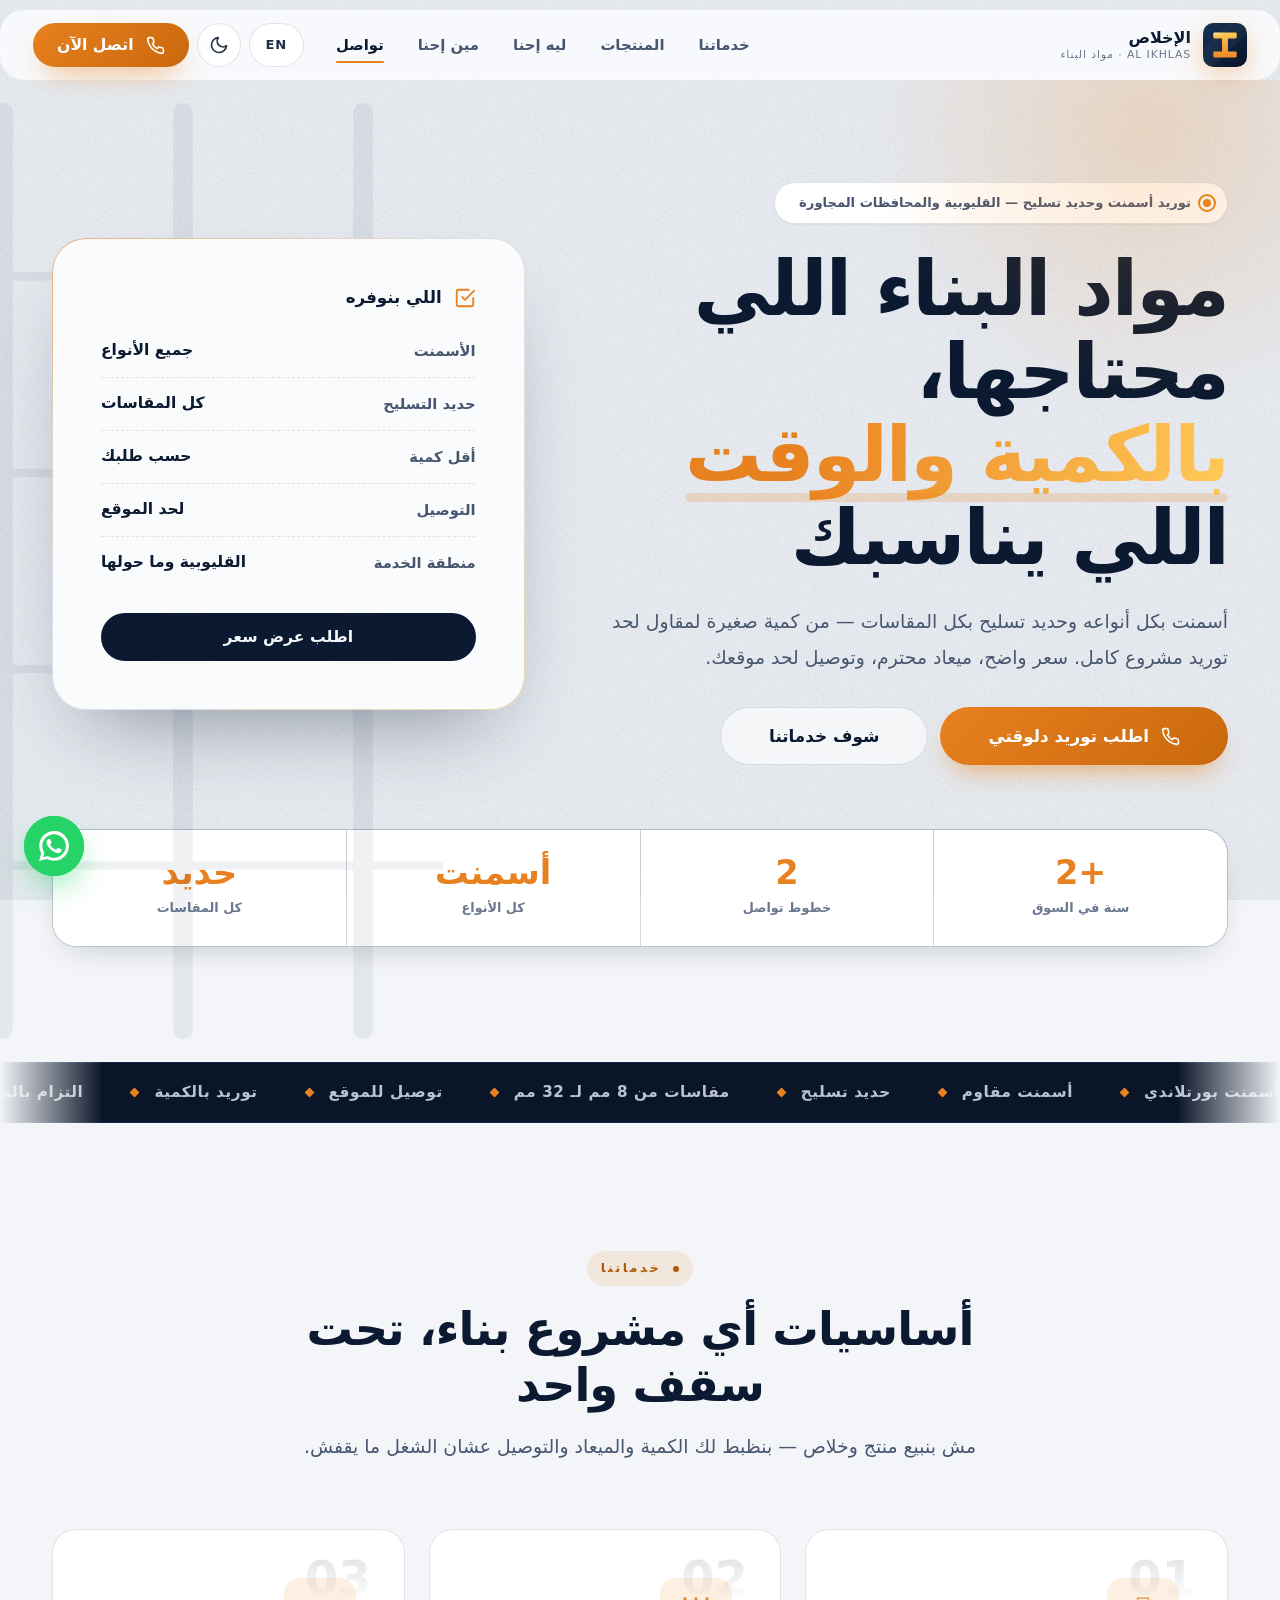
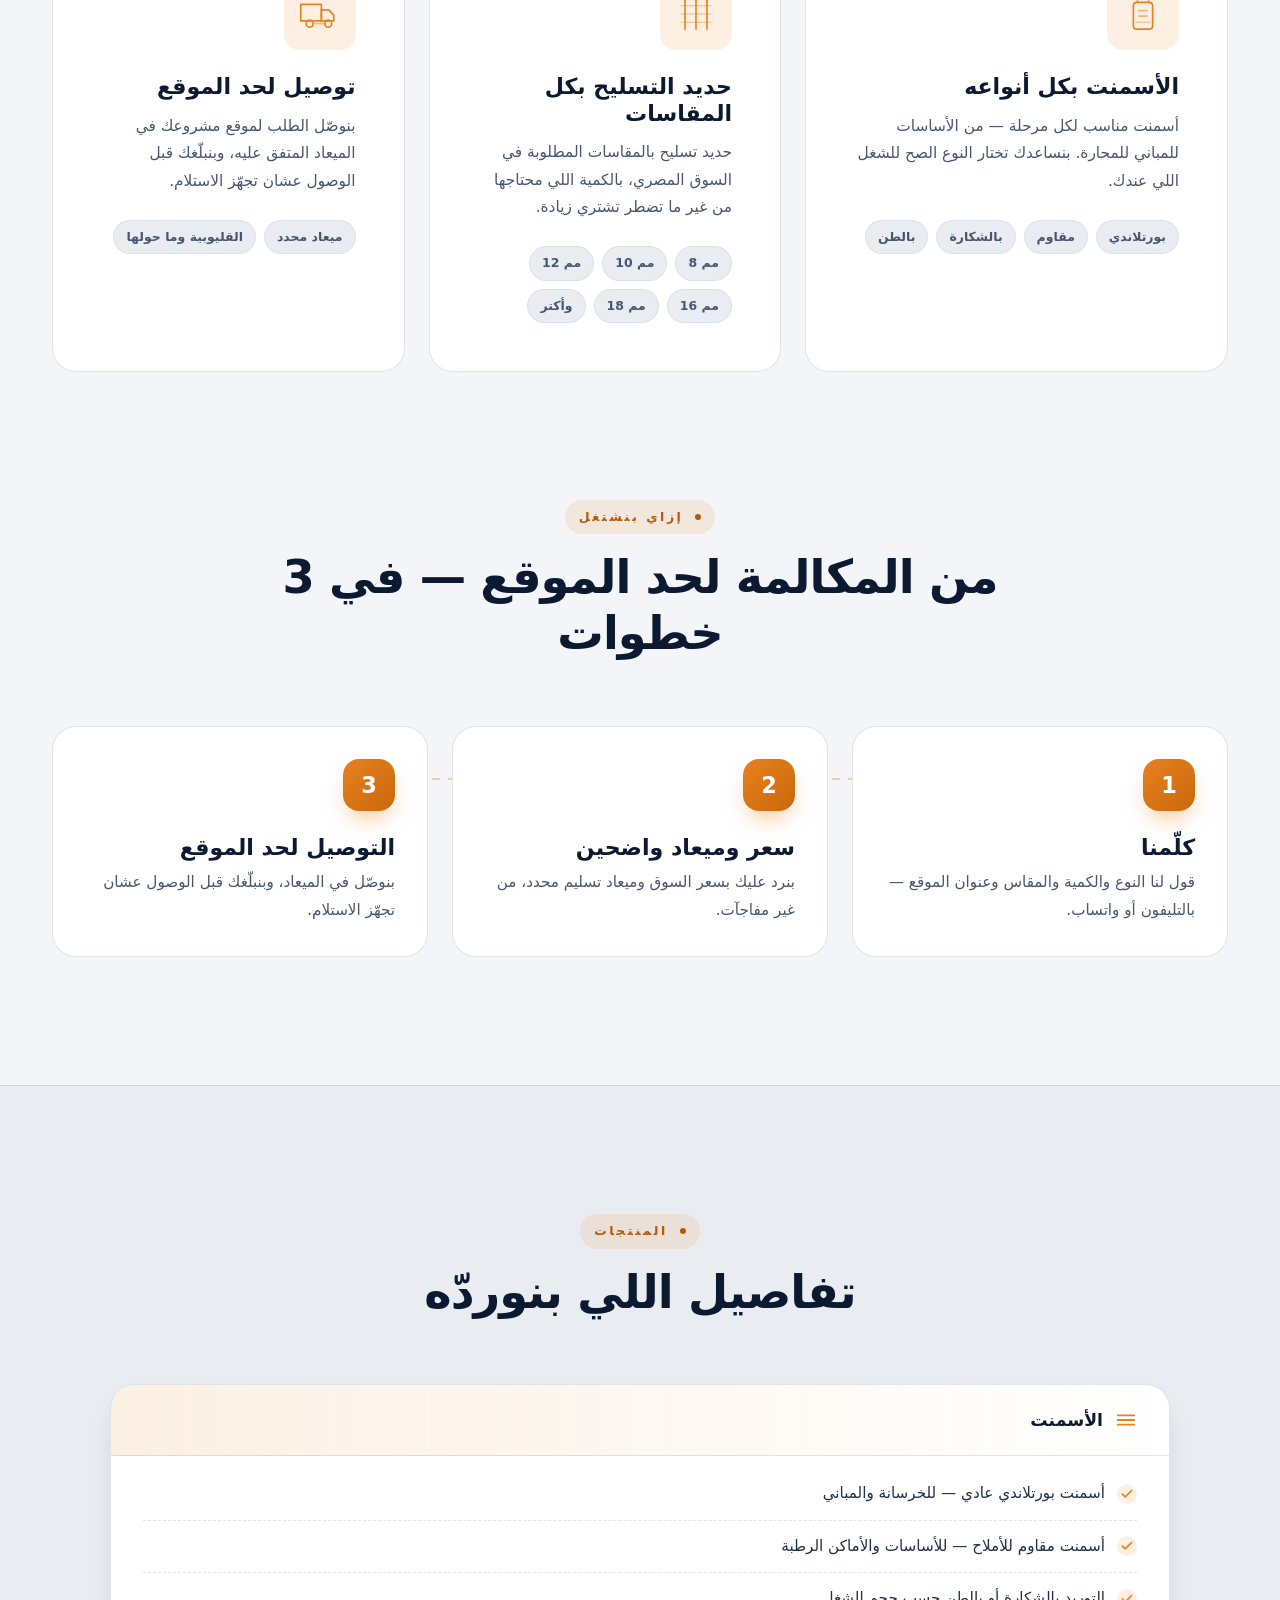
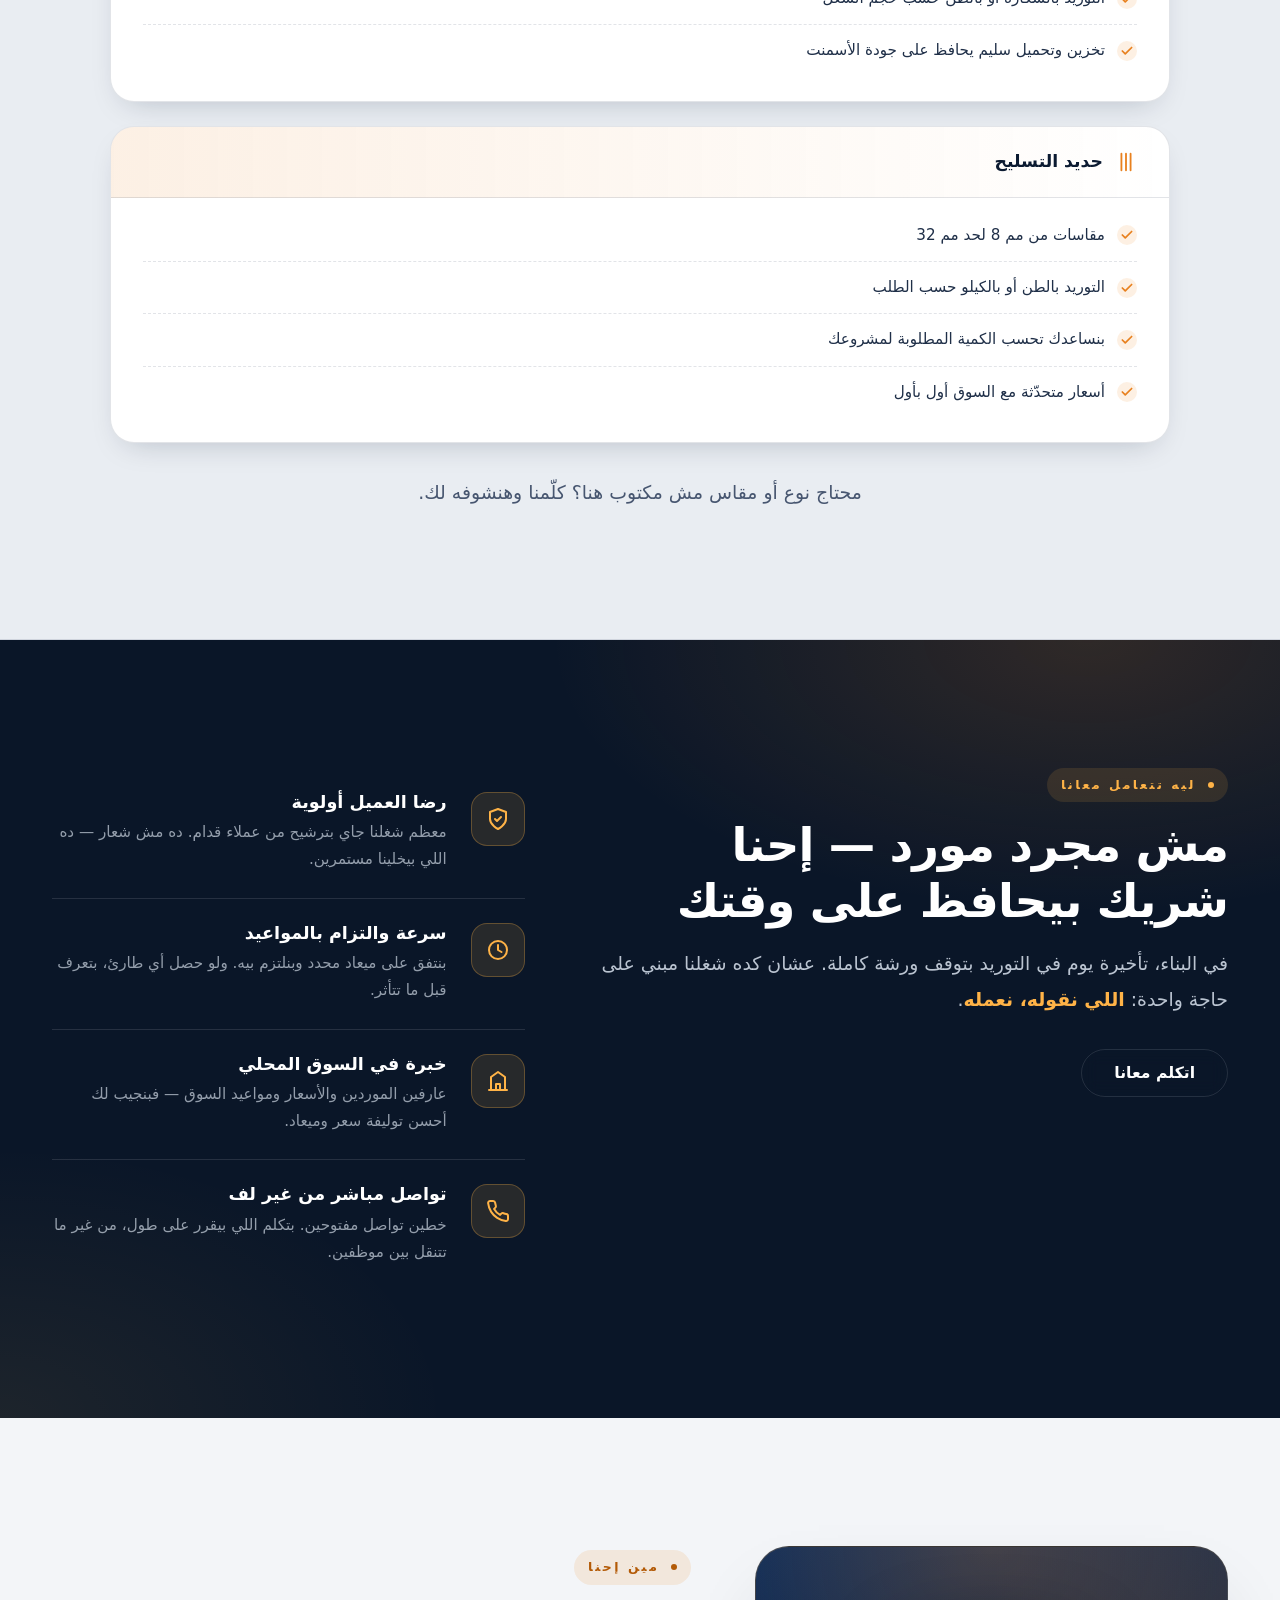
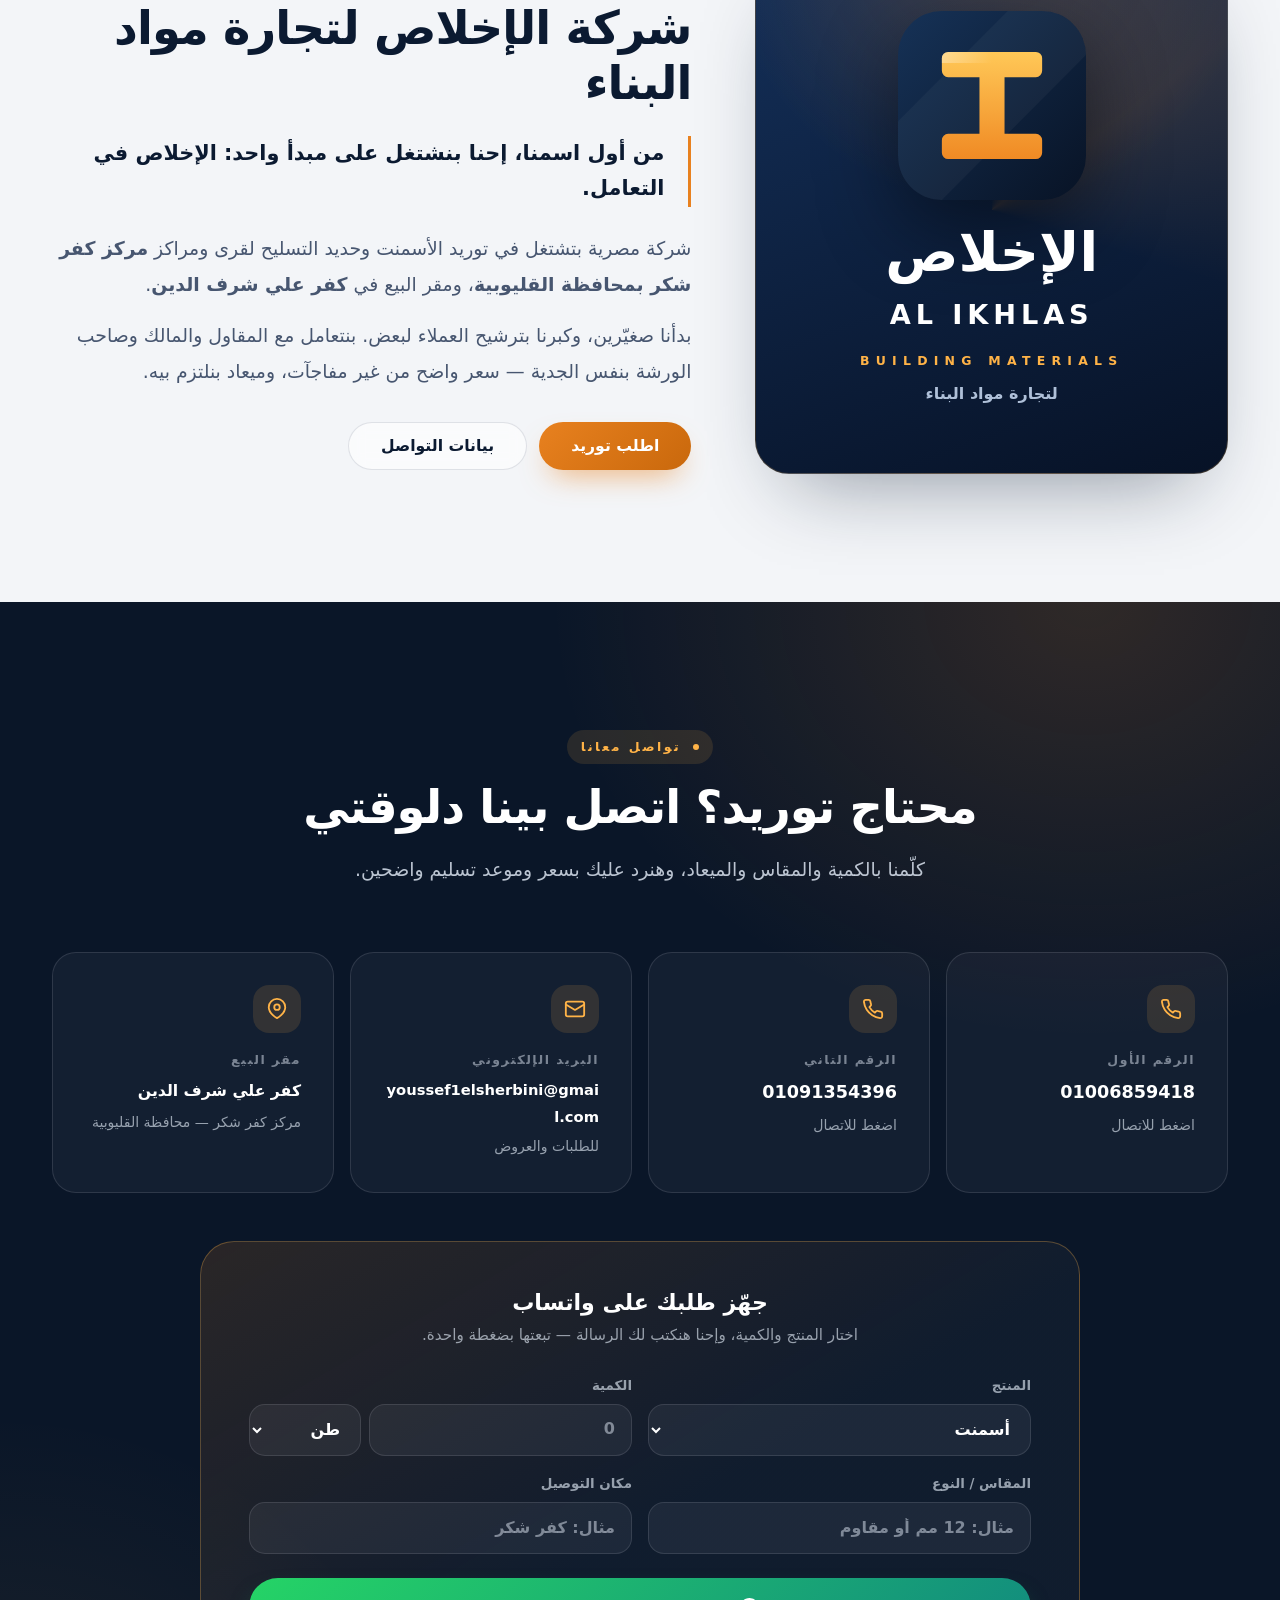
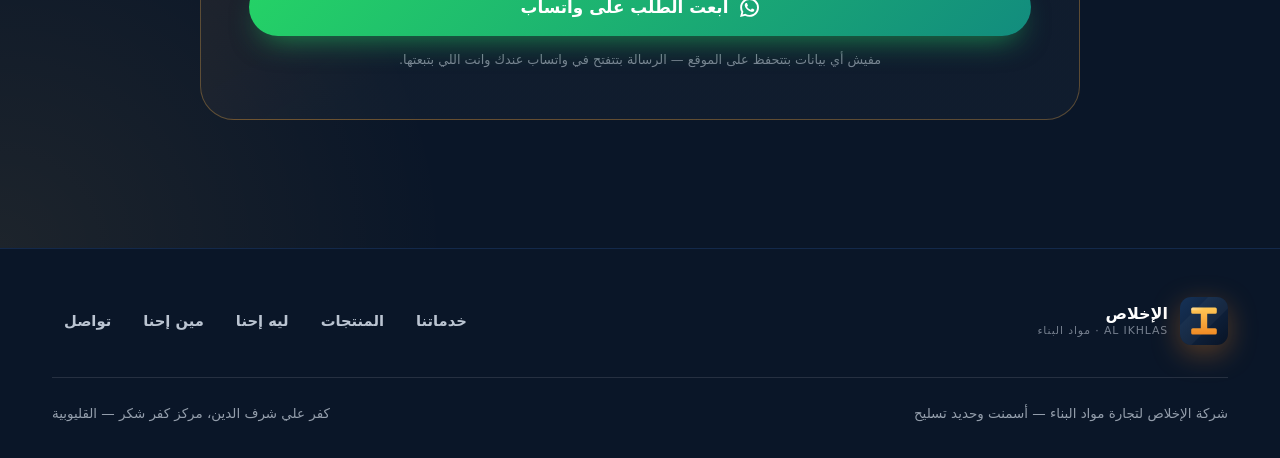
<file: index.html>
<!DOCTYPE html>
<html lang="ar" dir="rtl">
<head>
<meta charset="UTF-8">
<meta name="viewport" content="width=device-width, initial-scale=1.0, viewport-fit=cover">
<meta http-equiv="Content-Security-Policy" content="default-src 'self'; script-src 'self'; style-src 'self' 'unsafe-inline' https://fonts.googleapis.com; font-src https://fonts.gstatic.com; img-src 'self' data:; connect-src 'self'; object-src 'none'; base-uri 'self'; form-action 'self'">
<meta name="referrer" content="strict-origin-when-cross-origin">
<meta name="theme-color" content="#F3F5F8">
<title>الإخلاص لتجارة مواد البناء | أسمنت وحديد تسليح — كفر شكر، القليوبية</title>
<meta name="description" content="شركة الإخلاص لتجارة مواد البناء — توريد أسمنت بجميع أنواعه وحديد تسليح بكل المقاسات، بالكمية اللي تحتاجها وتوصيل لموقع مشروعك. كفر شكر، محافظة القليوبية.">
<meta name="keywords" content="أسمنت, حديد تسليح, مواد بناء, كفر شكر, القليوبية, توريد أسمنت, حديد, الإخلاص">
<link rel="canonical" href="https://fares907.github.io/Al-ikhlas/">

<meta property="og:type" content="website">
<meta property="og:title" content="الإخلاص لتجارة مواد البناء — أسمنت وحديد">
<meta property="og:description" content="توريد أسمنت وحديد تسليح بالكمية والوقت اللي يناسبك — كفر شكر، القليوبية.">
<meta property="og:image" content="https://fares907.github.io/Al-ikhlas/assets/brand/og.jpg">
<meta property="og:image:width" content="1200">
<meta property="og:image:height" content="630">
<meta name="twitter:card" content="summary_large_image">
<meta property="og:locale" content="ar_EG">

<link rel="icon" href="assets/brand/mark.svg" type="image/svg+xml">
<link rel="icon" href="assets/brand/icon-192.png" sizes="192x192" type="image/png">
<link rel="apple-touch-icon" href="assets/brand/apple-touch-icon.png">

<link rel="preconnect" href="https://fonts.googleapis.com">
<link rel="preconnect" href="https://fonts.gstatic.com" crossorigin>
<link rel="stylesheet" href="https://fonts.googleapis.com/css2?family=Cairo:wght@400;600;700&family=Tajawal:wght@500;700;800;900&family=Inter:wght@400;600;700;800;900&display=swap">
<link rel="stylesheet" href="assets/css/site.css?v=2.1.0">

<script src="assets/js/boot.js?v=2.1.0"></script>

<script type="application/ld+json">
{
  "@context":"https://schema.org",
  "@type":"HardwareStore",
  "name":"شركة الإخلاص لتجارة مواد البناء",
  "description":"توريد أسمنت بجميع أنواعه وحديد تسليح بكل المقاسات",
  "image":"https://fares907.github.io/Al-ikhlas/assets/brand/og.jpg",
  "logo":"https://fares907.github.io/Al-ikhlas/assets/brand/icon-512.png",
  "url":"https://fares907.github.io/Al-ikhlas/",
  "telephone":"+201006859418",
  "email":"youssef1elsherbini@gmail.com",
  "address":{
    "@type":"PostalAddress",
    "streetAddress":"كفر علي شرف الدين",
    "addressLocality":"مركز كفر شكر",
    "addressRegion":"محافظة القليوبية",
    "addressCountry":"EG"
  },
  "areaServed":"محافظة القليوبية"
}
</script>
</head>
<body>
<div class="progress" aria-hidden="true"></div>

<!-- ═══════════ الهيدر ═══════════ -->
<header class="site-header" id="header">
  <div class="wrap">
    <nav class="nav">
      <a href="#top" class="brand" data-ta="aria-label|a11y.brand" aria-label="الإخلاص لتجارة مواد البناء">
        <img src="assets/brand/mark.svg" data-ta="alt|a11y.logo" alt="شعار شركة الإخلاص" width="44" height="44">
        <span class="brand-text">
          <b data-t="brand.name">الإخلاص</b>
          <span data-t="brand.sub">AL IKHLAS · مواد البناء</span>
        </span>
      </a>

      <div class="nav-links">
        <a href="#services" data-t="nav.services">خدماتنا</a>
        <a href="#products" data-t="nav.products">المنتجات</a>
        <a href="#why" data-t="nav.why">ليه إحنا</a>
        <a href="#about" data-t="nav.about">مين إحنا</a>
        <a href="#contact" data-t="nav.contact">تواصل</a>
      </div>

      <div class="tools">
        <button class="icon-btn lang-btn" id="langBtn" type="button"
                data-ta="aria-label|a11y.lang" aria-label="تغيير اللغة">EN</button>

        <button class="icon-btn" id="themeBtn" type="button"
                data-ta="aria-label|a11y.theme" aria-label="تبديل الوضع الليلي">
          <svg class="icon-moon" viewBox="0 0 24 24" fill="none" stroke="currentColor" stroke-width="2" stroke-linecap="round" stroke-linejoin="round"><path d="M21 12.79A9 9 0 1 1 11.21 3 7 7 0 0 0 21 12.79z"/></svg>
          <svg class="icon-sun" viewBox="0 0 24 24" fill="none" stroke="currentColor" stroke-width="2" stroke-linecap="round" stroke-linejoin="round"><circle cx="12" cy="12" r="4.2"/><path d="M12 2v2.5M12 19.5V22M2 12h2.5M19.5 12H22M4.9 4.9l1.8 1.8M17.3 17.3l1.8 1.8M19.1 4.9l-1.8 1.8M6.7 17.3l-1.8 1.8"/></svg>
        </button>

        <a href="tel:01006859418" class="btn btn-primary nav-cta" style="display:none">
          <svg viewBox="0 0 24 24" fill="none" stroke="currentColor" stroke-width="2" stroke-linecap="round" stroke-linejoin="round"><path d="M22 16.92v3a2 2 0 0 1-2.18 2 19.79 19.79 0 0 1-8.63-3.07 19.5 19.5 0 0 1-6-6 19.79 19.79 0 0 1-3.07-8.67A2 2 0 0 1 4.11 2h3a2 2 0 0 1 2 1.72c.13.96.36 1.9.7 2.81a2 2 0 0 1-.45 2.11L8.09 9.91a16 16 0 0 0 6 6l1.27-1.27a2 2 0 0 1 2.11-.45c.9.34 1.85.57 2.81.7A2 2 0 0 1 22 16.92z"/></svg>
          <span data-t="cta.call">اتصل الآن</span>
        </a>

        <button class="burger" id="burger" data-ta="aria-label|a11y.menu"
                aria-label="القائمة" aria-expanded="false" aria-controls="mobileMenu">
          <span></span><span></span><span></span>
        </button>
      </div>
    </nav>

    <div class="mobile-menu" id="mobileMenu">
      <div>
        <a href="#services" data-t="nav.services">خدماتنا</a>
        <a href="#products" data-t="nav.products">المنتجات</a>
        <a href="#why" data-t="nav.why">ليه إحنا</a>
        <a href="#about" data-t="nav.about">مين إحنا</a>
        <a href="#contact" data-t="nav.contactLong">تواصل معانا</a>
        <a href="tel:01006859418" class="btn btn-primary btn-block">
          <svg viewBox="0 0 24 24" fill="none" stroke="currentColor" stroke-width="2" stroke-linecap="round" stroke-linejoin="round"><path d="M22 16.92v3a2 2 0 0 1-2.18 2 19.79 19.79 0 0 1-8.63-3.07 19.5 19.5 0 0 1-6-6 19.79 19.79 0 0 1-3.07-8.67A2 2 0 0 1 4.11 2h3a2 2 0 0 1 2 1.72c.13.96.36 1.9.7 2.81a2 2 0 0 1-.45 2.11L8.09 9.91a16 16 0 0 0 6 6l1.27-1.27a2 2 0 0 1 2.11-.45c.9.34 1.85.57 2.81.7A2 2 0 0 1 22 16.92z"/></svg>
          <span data-t="cta.call">اتصل الآن</span>
        </a>
      </div>
    </div>
  </div>
</header>

<main id="top">

<!-- ═══════════ الهيرو ═══════════ -->
<section class="hero">
  <svg class="hero-rebar" viewBox="0 0 400 600" aria-hidden="true" preserveAspectRatio="xMidYMid slice">
    <g fill="none" stroke="currentColor" stroke-linecap="round">
      <path class="draw" style="--d:0" stroke-width="12" d="M90 20v560"/>
      <path class="draw" style="--d:1" stroke-width="12" d="M200 20v560"/>
      <path class="draw" style="--d:2" stroke-width="12" d="M310 20v560"/>
      <path class="draw thin" style="--d:3" stroke-width="5" d="M40 120h320M40 240h320M40 360h320M40 480h320"/>
    </g>
  </svg>
  <div class="hero-glow" aria-hidden="true"></div>
  <div class="wrap">
    <div class="hero-grid">
      <div>
        <span class="hero-badge reveal">
          <span class="dot"></span>
          <span data-t="hero.badge">توريد أسمنت وحديد تسليح — القليوبية والمحافظات المجاورة</span>
        </span>

        <h1 class="display reveal" data-d="1" data-t="hero.h1">
          مواد البناء اللي محتاجها،<br>
          <span class="accent">بالكمية والوقت</span> اللي يناسبك
        </h1>

        <p class="lead reveal" data-d="2" data-t="hero.lead" style="margin-top:var(--sp-5);max-width:56ch">
          أسمنت بكل أنواعه وحديد تسليح بكل المقاسات — من كمية صغيرة لمقاول
          لحد توريد مشروع كامل. سعر واضح، ميعاد محترم، وتوصيل لحد موقعك.
        </p>

        <div class="hero-actions reveal" data-d="3">
          <a href="tel:01006859418" class="btn btn-primary btn-lg">
            <svg viewBox="0 0 24 24" fill="none" stroke="currentColor" stroke-width="2" stroke-linecap="round" stroke-linejoin="round"><path d="M22 16.92v3a2 2 0 0 1-2.18 2 19.79 19.79 0 0 1-8.63-3.07 19.5 19.5 0 0 1-6-6 19.79 19.79 0 0 1-3.07-8.67A2 2 0 0 1 4.11 2h3a2 2 0 0 1 2 1.72c.13.96.36 1.9.7 2.81a2 2 0 0 1-.45 2.11L8.09 9.91a16 16 0 0 0 6 6l1.27-1.27a2 2 0 0 1 2.11-.45c.9.34 1.85.57 2.81.7A2 2 0 0 1 22 16.92z"/></svg>
            <span data-t="hero.cta1">اطلب توريد دلوقتي</span>
          </a>
          <a href="#services" class="btn btn-ghost btn-lg" data-t="hero.cta2">شوف خدماتنا</a>
        </div>
      </div>

      <aside class="hero-card reveal" data-d="2">
        <h3>
          <svg viewBox="0 0 24 24" fill="none" stroke="currentColor" stroke-width="2" stroke-linecap="round" stroke-linejoin="round"><path d="M9 11l3 3L22 4"/><path d="M21 12v7a2 2 0 0 1-2 2H5a2 2 0 0 1-2-2V5a2 2 0 0 1 2-2h11"/></svg>
          <span data-t="hero.cardTitle">اللي بنوفره</span>
        </h3>
        <dl>
          <div class="spec-row"><dt data-t="spec.cement">الأسمنت</dt><dd data-t="spec.cementV">جميع الأنواع</dd></div>
          <div class="spec-row"><dt data-t="spec.steel">حديد التسليح</dt><dd data-t="spec.steelV">كل المقاسات</dd></div>
          <div class="spec-row"><dt data-t="spec.min">أقل كمية</dt><dd data-t="spec.minV">حسب طلبك</dd></div>
          <div class="spec-row"><dt data-t="spec.del">التوصيل</dt><dd data-t="spec.delV">لحد الموقع</dd></div>
          <div class="spec-row"><dt data-t="spec.area">منطقة الخدمة</dt><dd data-t="spec.areaV">القليوبية وما حولها</dd></div>
        </dl>
        <a href="#contact" class="btn btn-ink btn-block" data-t="hero.quote" style="margin-top:var(--sp-5)">اطلب عرض سعر</a>
      </aside>
    </div>

    <div class="trust reveal">
      <div><b class="num" data-count="2" data-suffix="+">2+</b><span data-t="trust.years">سنة في السوق</span></div>
      <div><b class="num" data-count="2">2</b><span data-t="trust.lines">خطوط تواصل</span></div>
      <div><b data-t="trust.cement">أسمنت</b><span data-t="trust.cementV">كل الأنواع</span></div>
      <div><b data-t="trust.steel">حديد</b><span data-t="trust.steelV">كل المقاسات</span></div>
    </div>
  </div>
</section>

<!-- ═══════════ الشريط المتحرك ═══════════ -->
<div class="marquee" aria-hidden="true">
  <div class="marquee-track" id="marqueeTrack">
    <span data-t="mq.1">أسمنت بورتلاندي</span><span data-t="mq.2">أسمنت مقاوم</span><span data-t="mq.3">حديد تسليح</span>
    <span data-t="mq.4">مقاسات من 8 مم لـ 32 مم</span><span data-t="mq.5">توصيل للموقع</span>
    <span data-t="mq.6">توريد بالكمية</span><span data-t="mq.7">التزام بالمواعيد</span><span data-t="mq.8">أسعار السوق</span>
  </div>
</div>

<!-- ═══════════ الخدمات ═══════════ -->
<section class="section" id="services">
  <div class="wrap">
    <div class="section-head center reveal">
      <span class="eyebrow" data-t="svc.eyebrow">خدماتنا</span>
      <h2 class="h2" data-t="svc.title">أساسيات أي مشروع بناء، تحت سقف واحد</h2>
      <p class="lead" style="margin-top:var(--sp-4)">
        <span data-t="svc.lead">مش بنبيع منتج وخلاص — بنظبط لك الكمية والميعاد والتوصيل عشان الشغل ما يقفش.</span>
      </p>
    </div>

    <div class="cards">
      <article class="card reveal">
        <span class="card-num num">01</span>
        <div class="card-art">
          <svg viewBox="0 0 64 64" fill="none" stroke="currentColor" stroke-width="2.4" stroke-linejoin="round" stroke-linecap="round">
            <path d="M18 20c0-3 2-5 5-5h18c3 0 5 2 5 5v29c0 3-2 5-5 5H23c-3 0-5-2-5-5z"/>
            <path d="M24 15V9h16v6" opacity=".65"/>
            <path d="M26 27h12M26 35h12" opacity=".55"/>
            <path d="M22 44h20" opacity=".35"/>
          </svg>
        </div>
        <h3 class="h3" data-t="svc.c1t">الأسمنت بكل أنواعه</h3>
        <p data-t="svc.c1p">أسمنت مناسب لكل مرحلة — من الأساسات للمباني للمحارة. بنساعدك تختار النوع الصح للشغل اللي عندك.</p>
        <div class="tags">
          <span class="tag" data-t="tag.portland">بورتلاندي</span><span class="tag" data-t="tag.resist">مقاوم</span>
          <span class="tag" data-t="tag.bag">بالشكارة</span><span class="tag" data-t="tag.ton">بالطن</span>
        </div>
      </article>

      <article class="card reveal" data-d="1">
        <span class="card-num num">02</span>
        <div class="card-art">
          <svg viewBox="0 0 64 64" fill="none" stroke="currentColor" stroke-width="2.4" stroke-linecap="round">
            <path d="M16 10v44M32 10v44M48 10v44"/>
            <path d="M10 20h44M10 32h44M10 44h44" stroke-width="1.7" opacity=".5"/>
            <circle cx="16" cy="10" r="2.6" fill="currentColor" stroke="none" opacity=".75"/>
            <circle cx="32" cy="10" r="2.6" fill="currentColor" stroke="none" opacity=".75"/>
            <circle cx="48" cy="10" r="2.6" fill="currentColor" stroke="none" opacity=".75"/>
          </svg>
        </div>
        <h3 class="h3" data-t="svc.c2t">حديد التسليح بكل المقاسات</h3>
        <p data-t="svc.c2p">حديد تسليح بالمقاسات المطلوبة في السوق المصري، بالكمية اللي محتاجها من غير ما تضطر تشتري زيادة.</p>
        <div class="tags">
          <span class="tag num" data-t="tag.mm8">8 مم</span><span class="tag num" data-t="tag.mm10">10 مم</span>
          <span class="tag num" data-t="tag.mm12">12 مم</span><span class="tag num" data-t="tag.mm16">16 مم</span>
          <span class="tag num" data-t="tag.mm18">18 مم</span><span class="tag" data-t="tag.more">وأكتر</span>
        </div>
      </article>

      <article class="card reveal" data-d="2">
        <span class="card-num num">03</span>
        <div class="card-art">
          <svg viewBox="0 0 64 64" fill="none" stroke="currentColor" stroke-width="2.4" stroke-linecap="round" stroke-linejoin="round">
            <path d="M4 18h30v24H4z"/>
            <path d="M34 26h11l7 8v8H34z"/>
            <circle cx="17" cy="46" r="5"/>
            <circle cx="44" cy="46" r="5"/>
            <path d="M22 46h17" opacity=".5"/>
          </svg>
        </div>
        <h3 class="h3" data-t="svc.c3t">توصيل لحد الموقع</h3>
        <p data-t="svc.c3p">بنوصّل الطلب لموقع مشروعك في الميعاد المتفق عليه، وبنبلّغك قبل الوصول عشان تجهّز الاستلام.</p>
        <div class="tags">
          <span class="tag" data-t="tag.sched">ميعاد محدد</span><span class="tag" data-t="tag.area">القليوبية وما حولها</span>
        </div>
      </article>
    </div>
  </div>
</section>

<!-- ═══════════ إزاي بنشتغل ═══════════ -->
<section class="section steps-sec" id="steps">
  <div class="wrap">
    <div class="section-head center reveal">
      <span class="eyebrow" data-t="steps.eyebrow">إزاي بنشتغل</span>
      <h2 class="h2" data-t="steps.title">من المكالمة لحد الموقع — في 3 خطوات</h2>
    </div>
    <ol class="steps">
      <li class="step reveal"><span class="step-n num">1</span><h3 class="h3" data-t="steps.s1t">كلّمنا</h3><p data-t="steps.s1p">قول لنا النوع والكمية والمقاس وعنوان الموقع — بالتليفون أو واتساب.</p></li>
      <li class="step reveal" data-d="1"><span class="step-n num">2</span><h3 class="h3" data-t="steps.s2t">سعر وميعاد واضحين</h3><p data-t="steps.s2p">بنرد عليك بسعر السوق وميعاد تسليم محدد، من غير مفاجآت.</p></li>
      <li class="step reveal" data-d="2"><span class="step-n num">3</span><h3 class="h3" data-t="steps.s3t">التوصيل لحد الموقع</h3><p data-t="steps.s3p">بنوصّل في الميعاد، وبنبلّغك قبل الوصول عشان تجهّز الاستلام.</p></li>
    </ol>
  </div>
</section>

<!-- ═══════════ المنتجات ═══════════ -->
<section class="section" id="products" style="background:var(--bone-2);border-block:1px solid var(--line)">
  <div class="wrap">
    <div class="section-head center reveal">
      <span class="eyebrow" data-t="prod.eyebrow">المنتجات</span>
      <h2 class="h2" data-t="prod.title">تفاصيل اللي بنوردّه</h2>
    </div>

    <div class="cards" style="grid-template-columns:1fr">
      <div class="table-card reveal" style="max-width:920px;margin-inline:auto;width:100%">
        <h3>
          <svg viewBox="0 0 24 24" fill="none" stroke="currentColor" stroke-width="2" stroke-linecap="round" stroke-linejoin="round"><path d="M3 7h18M3 12h18M3 17h18"/></svg>
          <span data-t="prod.cementH">الأسمنت</span>
        </h3>
        <div class="plist">
          <div><svg viewBox="0 0 24 24" fill="none" stroke="currentColor" stroke-width="3" stroke-linecap="round" stroke-linejoin="round"><path d="M20 6L9 17l-5-5"/></svg> <span data-t="prod.c1">أسمنت بورتلاندي عادي — للخرسانة والمباني</span></div>
          <div><svg viewBox="0 0 24 24" fill="none" stroke="currentColor" stroke-width="3" stroke-linecap="round" stroke-linejoin="round"><path d="M20 6L9 17l-5-5"/></svg> <span data-t="prod.c2">أسمنت مقاوم للأملاح — للأساسات والأماكن الرطبة</span></div>
          <div><svg viewBox="0 0 24 24" fill="none" stroke="currentColor" stroke-width="3" stroke-linecap="round" stroke-linejoin="round"><path d="M20 6L9 17l-5-5"/></svg> <span data-t="prod.c3">التوريد بالشكارة أو بالطن حسب حجم الشغل</span></div>
          <div><svg viewBox="0 0 24 24" fill="none" stroke="currentColor" stroke-width="3" stroke-linecap="round" stroke-linejoin="round"><path d="M20 6L9 17l-5-5"/></svg> <span data-t="prod.c4">تخزين وتحميل سليم يحافظ على جودة الأسمنت</span></div>
        </div>
      </div>

      <div class="table-card reveal" data-d="1" style="max-width:920px;margin-inline:auto;width:100%">
        <h3>
          <svg viewBox="0 0 24 24" fill="none" stroke="currentColor" stroke-width="2" stroke-linecap="round"><path d="M7 3v18M12 3v18M17 3v18"/></svg>
          <span data-t="prod.steelH">حديد التسليح</span>
        </h3>
        <div class="plist">
          <div><svg viewBox="0 0 24 24" fill="none" stroke="currentColor" stroke-width="3" stroke-linecap="round" stroke-linejoin="round"><path d="M20 6L9 17l-5-5"/></svg> <span data-t="prod.s1">مقاسات من <span class="num">8&nbsp;مم</span> لحد <span class="num">32&nbsp;مم</span></span></div>
          <div><svg viewBox="0 0 24 24" fill="none" stroke="currentColor" stroke-width="3" stroke-linecap="round" stroke-linejoin="round"><path d="M20 6L9 17l-5-5"/></svg> <span data-t="prod.s2">التوريد بالطن أو بالكيلو حسب الطلب</span></div>
          <div><svg viewBox="0 0 24 24" fill="none" stroke="currentColor" stroke-width="3" stroke-linecap="round" stroke-linejoin="round"><path d="M20 6L9 17l-5-5"/></svg> <span data-t="prod.s3">بنساعدك تحسب الكمية المطلوبة لمشروعك</span></div>
          <div><svg viewBox="0 0 24 24" fill="none" stroke="currentColor" stroke-width="3" stroke-linecap="round" stroke-linejoin="round"><path d="M20 6L9 17l-5-5"/></svg> <span data-t="prod.s4">أسعار متحدّثة مع السوق أول بأول</span></div>
        </div>
      </div>
    </div>

    <p class="lead center reveal" style="margin-top:var(--sp-6);max-width:60ch">
      <span data-t="prod.note">محتاج نوع أو مقاس مش مكتوب هنا؟ كلّمنا وهنشوفه لك.</span>
    </p>
  </div>
</section>

<!-- ═══════════ ليه إحنا ═══════════ -->
<section class="section on-dark" id="why">
  <div class="wrap">
    <div class="hero-grid" style="align-items:start">
      <div class="section-head reveal" style="margin-bottom:0">
        <span class="eyebrow" data-t="why.eyebrow">ليه تتعامل معانا</span>
        <h2 class="h2" data-t="why.title">مش مجرد مورد — إحنا شريك بيحافظ على وقتك</h2>
        <p class="lead" style="margin-top:var(--sp-4)" data-t="why.lead">في البناء، تأخيرة يوم في التوريد بتوقف ورشة كاملة. عشان كده شغلنا مبني على حاجة واحدة: <strong style="color:var(--copper-3)">اللي نقوله، نعمله</strong>.</p>
        <a href="#contact" class="btn btn-ghost" data-t="why.cta" style="margin-top:var(--sp-6)">اتكلم معانا</a>
      </div>

      <div class="reveal" data-d="1">
        <div class="feature">
          <div class="feature-icon">
            <svg viewBox="0 0 24 24" fill="none" stroke="currentColor" stroke-width="2" stroke-linecap="round" stroke-linejoin="round"><path d="M12 22s8-4 8-10V5l-8-3-8 3v7c0 6 8 10 8 10z"/><path d="M9 12l2 2 4-4"/></svg>
          </div>
          <div>
            <h3 data-t="why.f1t">رضا العميل أولوية</h3>
            <p data-t="why.f1p">معظم شغلنا جاي بترشيح من عملاء قدام. ده مش شعار — ده اللي بيخلينا مستمرين.</p>
          </div>
        </div>

        <div class="feature">
          <div class="feature-icon">
            <svg viewBox="0 0 24 24" fill="none" stroke="currentColor" stroke-width="2" stroke-linecap="round" stroke-linejoin="round"><circle cx="12" cy="12" r="9"/><path d="M12 7v5l3.5 2"/></svg>
          </div>
          <div>
            <h3 data-t="why.f2t">سرعة والتزام بالمواعيد</h3>
            <p data-t="why.f2p">بنتفق على ميعاد محدد وبنلتزم بيه. ولو حصل أي طارئ، بتعرف قبل ما تتأثر.</p>
          </div>
        </div>

        <div class="feature">
          <div class="feature-icon">
            <svg viewBox="0 0 24 24" fill="none" stroke="currentColor" stroke-width="2" stroke-linecap="round" stroke-linejoin="round"><path d="M3 21h18"/><path d="M5 21V8l7-5 7 5v13"/><path d="M10 21v-6h4v6"/></svg>
          </div>
          <div>
            <h3 data-t="why.f3t">خبرة في السوق المحلي</h3>
            <p data-t="why.f3p">عارفين الموردين والأسعار ومواعيد السوق — فبنجيب لك أحسن توليفة سعر وميعاد.</p>
          </div>
        </div>

        <div class="feature">
          <div class="feature-icon">
            <svg viewBox="0 0 24 24" fill="none" stroke="currentColor" stroke-width="2" stroke-linecap="round" stroke-linejoin="round"><path d="M22 16.92v3a2 2 0 0 1-2.18 2 19.79 19.79 0 0 1-8.63-3.07 19.5 19.5 0 0 1-6-6 19.79 19.79 0 0 1-3.07-8.67A2 2 0 0 1 4.11 2h3a2 2 0 0 1 2 1.72c.13.96.36 1.9.7 2.81a2 2 0 0 1-.45 2.11L8.09 9.91a16 16 0 0 0 6 6l1.27-1.27a2 2 0 0 1 2.11-.45c.9.34 1.85.57 2.81.7A2 2 0 0 1 22 16.92z"/></svg>
          </div>
          <div>
            <h3 data-t="why.f4t">تواصل مباشر من غير لف</h3>
            <p data-t="why.f4p">خطين تواصل مفتوحين. بتكلم اللي بيقرر على طول، من غير ما تتنقل بين موظفين.</p>
          </div>
        </div>
      </div>
    </div>
  </div>
</section>

<!-- ═══════════ مين إحنا ═══════════ -->
<section class="section" id="about">
  <div class="wrap">
    <div class="about-grid">
      <div class="about-logo reveal">
        <img class="about-mark" src="assets/brand/mark.svg" data-ta="alt|a11y.logo" alt="شعار شركة الإخلاص لتجارة مواد البناء" width="220" height="220">
        <div class="about-word"><b lang="ar">الإخلاص</b><strong lang="en">AL IKHLAS</strong><i lang="en">BUILDING MATERIALS</i><span class="ar-tag">لتجارة مواد البناء</span></div>
      </div>

      <div class="reveal" data-d="1">
        <span class="eyebrow" data-t="about.eyebrow">مين إحنا</span>
        <h2 class="h2" data-t="about.title">شركة الإخلاص لتجارة مواد البناء</h2>

        <p class="quote" data-t="about.quote">من أول اسمنا، إحنا بنشتغل على مبدأ واحد: الإخلاص في التعامل.</p>

        <p class="lead" data-t="about.p1">شركة مصرية بتشتغل في توريد الأسمنت وحديد التسليح لقرى ومراكز <strong>مركز كفر شكر بمحافظة القليوبية</strong>، ومقر البيع في <strong>كفر علي شرف الدين</strong>.</p>
        <p class="lead" style="margin-top:var(--sp-4)" data-t="about.p2">بدأنا صغيّرين، وكبرنا بترشيح العملاء لبعض. بنتعامل مع المقاول والمالك وصاحب الورشة بنفس الجدية — سعر واضح من غير مفاجآت، وميعاد بنلتزم بيه.</p>

        <div class="hero-actions">
          <a href="tel:01006859418" class="btn btn-primary" data-t="about.cta1">اطلب توريد</a>
          <a href="#contact" class="btn btn-ghost" data-t="about.cta2">بيانات التواصل</a>
        </div>
      </div>
    </div>
  </div>
</section>

<!-- ═══════════ التواصل ═══════════ -->
<section class="section on-dark" id="contact">
  <div class="wrap">
    <div class="section-head center reveal">
      <span class="eyebrow" data-t="ct.eyebrow">تواصل معانا</span>
      <h2 class="h2" data-t="ct.title">محتاج توريد؟ اتصل بينا دلوقتي</h2>
      <p class="lead" style="margin-top:var(--sp-4)">
        <span data-t="ct.lead">كلّمنا بالكمية والمقاس والميعاد، وهنرد عليك بسعر وموعد تسليم واضحين.</span>
      </p>
    </div>

    <div class="contact-grid">
      <a class="contact-card reveal" href="tel:01006859418">
        <div class="ci">
          <svg viewBox="0 0 24 24" fill="none" stroke="currentColor" stroke-width="2" stroke-linecap="round" stroke-linejoin="round"><path d="M22 16.92v3a2 2 0 0 1-2.18 2 19.79 19.79 0 0 1-8.63-3.07 19.5 19.5 0 0 1-6-6 19.79 19.79 0 0 1-3.07-8.67A2 2 0 0 1 4.11 2h3a2 2 0 0 1 2 1.72c.13.96.36 1.9.7 2.81a2 2 0 0 1-.45 2.11L8.09 9.91a16 16 0 0 0 6 6l1.27-1.27a2 2 0 0 1 2.11-.45c.9.34 1.85.57 2.81.7A2 2 0 0 1 22 16.92z"/></svg>
        </div>
        <div class="lbl" data-t="ct.p1">الرقم الأول</div>
        <div class="val num">01006859418</div>
        <div class="sub" data-t="ct.tap">اضغط للاتصال</div>
      </a>

      <a class="contact-card reveal" data-d="1" href="tel:01091354396">
        <div class="ci">
          <svg viewBox="0 0 24 24" fill="none" stroke="currentColor" stroke-width="2" stroke-linecap="round" stroke-linejoin="round"><path d="M22 16.92v3a2 2 0 0 1-2.18 2 19.79 19.79 0 0 1-8.63-3.07 19.5 19.5 0 0 1-6-6 19.79 19.79 0 0 1-3.07-8.67A2 2 0 0 1 4.11 2h3a2 2 0 0 1 2 1.72c.13.96.36 1.9.7 2.81a2 2 0 0 1-.45 2.11L8.09 9.91a16 16 0 0 0 6 6l1.27-1.27a2 2 0 0 1 2.11-.45c.9.34 1.85.57 2.81.7A2 2 0 0 1 22 16.92z"/></svg>
        </div>
        <div class="lbl" data-t="ct.p2">الرقم التاني</div>
        <div class="val num">01091354396</div>
        <div class="sub" data-t="ct.tap">اضغط للاتصال</div>
      </a>

      <a class="contact-card reveal" data-d="2" href="mailto:youssef1elsherbini@gmail.com">
        <div class="ci">
          <svg viewBox="0 0 24 24" fill="none" stroke="currentColor" stroke-width="2" stroke-linecap="round" stroke-linejoin="round"><rect x="2" y="4" width="20" height="16" rx="2"/><path d="m22 7-10 6L2 7"/></svg>
        </div>
        <div class="lbl" data-t="ct.mail">البريد الإلكتروني</div>
        <div class="val" style="font-size:.92rem">youssef1elsherbini@gmail.com</div>
        <div class="sub" data-t="ct.mailSub">للطلبات والعروض</div>
      </a>

      <div class="contact-card reveal" data-d="3">
        <div class="ci">
          <svg viewBox="0 0 24 24" fill="none" stroke="currentColor" stroke-width="2" stroke-linecap="round" stroke-linejoin="round"><path d="M21 10c0 7-9 12-9 12S3 17 3 10a9 9 0 0 1 18 0z"/><circle cx="12" cy="10" r="3"/></svg>
        </div>
        <div class="lbl" data-t="ct.addr">مقر البيع</div>
        <div class="val" data-t="ct.addrV" style="font-size:.98rem">كفر علي شرف الدين</div>
        <div class="sub" data-t="ct.addrSub">مركز كفر شكر — محافظة القليوبية</div>
      </div>
    </div>

    <form class="order reveal" id="orderForm" novalidate>
      <div class="order-head">
        <h3 class="h3" data-t="order.title">جهّز طلبك على واتساب</h3>
        <p data-t="order.lead">اختار المنتج والكمية، وإحنا هنكتب لك الرسالة — تبعتها بضغطة واحدة.</p>
      </div>
      <div class="order-grid">
        <label class="ofield"><span data-t="order.product">المنتج</span>
          <select id="oProduct"><option value="cement" data-t="order.cement">أسمنت</option><option value="steel" data-t="order.steel">حديد تسليح</option></select></label>
        <label class="ofield"><span data-t="order.qty">الكمية</span>
          <span class="qty"><input id="oQty" type="number" inputmode="decimal" min="0" step="any" placeholder="0">
          <select id="oUnit" data-ta="aria-label|order.unit" aria-label="الوحدة"><option value="ton" data-t="order.ton">طن</option><option value="bag" data-t="order.bag">شكارة</option></select></span></label>
        <label class="ofield"><span data-t="order.size">المقاس / النوع</span>
          <input id="oSize" type="text" maxlength="60" data-ta="placeholder|order.sizeH" placeholder="مثال: 12 مم أو مقاوم"></label>
        <label class="ofield"><span data-t="order.place">مكان التوصيل</span>
          <input id="oPlace" type="text" maxlength="80" data-ta="placeholder|order.placeH" placeholder="مثال: كفر شكر"></label>
      </div>
      <button class="btn btn-primary btn-lg btn-block" type="submit">
        <svg viewBox="0 0 24 24" fill="currentColor"><path d="M17.47 14.38c-.3-.15-1.76-.87-2.03-.97-.27-.1-.47-.15-.67.15-.2.3-.77.96-.95 1.16-.17.2-.35.22-.65.07-.3-.15-1.26-.46-2.4-1.48-.89-.79-1.49-1.77-1.66-2.07-.17-.3-.02-.46.13-.61.14-.13.3-.35.45-.52.15-.17.2-.3.3-.5.1-.2.05-.37-.02-.52-.08-.15-.67-1.61-.92-2.21-.24-.58-.49-.5-.67-.51h-.57c-.2 0-.52.07-.79.37-.27.3-1.04 1.01-1.04 2.47s1.06 2.87 1.21 3.07c.15.2 2.1 3.2 5.08 4.49.71.3 1.26.49 1.69.63.71.22 1.36.19 1.87.12.57-.09 1.76-.72 2.01-1.41.25-.7.25-1.29.17-1.42-.07-.13-.27-.2-.57-.35M12.04 21.5h-.01a9.4 9.4 0 0 1-4.79-1.31l-.34-.2-3.56.93.95-3.47-.22-.36a9.38 9.38 0 0 1-1.44-5.01c0-5.19 4.23-9.41 9.42-9.41 2.51 0 4.88.98 6.66 2.76a9.36 9.36 0 0 1 2.76 6.66c0 5.19-4.23 9.41-9.43 9.41M20.52 3.45A11.77 11.77 0 0 0 12.04 0C5.5 0 .18 5.32.18 11.86c0 2.09.55 4.13 1.59 5.93L.08 24l6.35-1.66a11.83 11.83 0 0 0 5.66 1.44h.01c6.53 0 11.85-5.32 11.86-11.86 0-3.17-1.23-6.15-3.47-8.39"/></svg>
        <span data-t="order.send">ابعت الطلب على واتساب</span>
      </button>
      <p class="order-note" data-t="order.note">مفيش أي بيانات بتتحفظ على الموقع — الرسالة بتتفتح في واتساب عندك وانت اللي بتبعتها.</p>
    </form>
  </div>
</section>

</main>

<!-- ═══════════ الفوتر ═══════════ -->
<footer class="site-footer">
  <div class="wrap">
    <div class="footer-top">
      <a href="#top" class="brand foot-brand"><img src="assets/brand/mark.svg" alt="" width="48" height="48"><span class="brand-text"><b data-t="brand.name">الإخلاص</b><span data-t="brand.sub">AL IKHLAS · مواد البناء</span></span></a>
      <div class="footer-links">
        <a href="#services" data-t="nav.services">خدماتنا</a>
        <a href="#products" data-t="nav.products">المنتجات</a>
        <a href="#why" data-t="nav.why">ليه إحنا</a>
        <a href="#about" data-t="nav.about">مين إحنا</a>
        <a href="#contact" data-t="nav.contact">تواصل</a>
      </div>
    </div>
    <div class="footer-bottom">
      <span data-t="foot.name">شركة الإخلاص لتجارة مواد البناء — أسمنت وحديد تسليح</span>
      <span data-t="foot.addr">كفر علي شرف الدين، مركز كفر شكر — القليوبية</span>
    </div>
  </div>
</footer>

<a href="https://wa.me/201006859418" class="fab" target="_blank" rel="noopener" data-ta="aria-label|a11y.wa" aria-label="تواصل على واتساب">
  <svg viewBox="0 0 24 24" fill="currentColor"><path d="M17.47 14.38c-.3-.15-1.76-.87-2.03-.97-.27-.1-.47-.15-.67.15-.2.3-.77.96-.95 1.16-.17.2-.35.22-.65.07-.3-.15-1.26-.46-2.4-1.48-.89-.79-1.49-1.77-1.66-2.07-.17-.3-.02-.46.13-.61.14-.13.3-.35.45-.52.15-.17.2-.3.3-.5.1-.2.05-.37-.02-.52-.08-.15-.67-1.61-.92-2.21-.24-.58-.49-.5-.67-.51h-.57c-.2 0-.52.07-.79.37-.27.3-1.04 1.01-1.04 2.47s1.06 2.87 1.21 3.07c.15.2 2.1 3.2 5.08 4.49.71.3 1.26.49 1.69.63.71.22 1.36.19 1.87.12.57-.09 1.76-.72 2.01-1.41.25-.7.25-1.29.17-1.42-.07-.13-.27-.2-.57-.35M12.04 21.5h-.01a9.4 9.4 0 0 1-4.79-1.31l-.34-.2-3.56.93.95-3.47-.22-.36a9.38 9.38 0 0 1-1.44-5.01c0-5.19 4.23-9.41 9.42-9.41 2.51 0 4.88.98 6.66 2.76a9.36 9.36 0 0 1 2.76 6.66c0 5.19-4.23 9.41-9.43 9.41M20.52 3.45A11.77 11.77 0 0 0 12.04 0C5.5 0 .18 5.32.18 11.86c0 2.09.55 4.13 1.59 5.93L.08 24l6.35-1.66a11.83 11.83 0 0 0 5.66 1.44h.01c6.53 0 11.85-5.32 11.86-11.86 0-3.17-1.23-6.15-3.47-8.39"/></svg>
</a>

<button class="to-top" id="toTop" type="button" data-ta="aria-label|a11y.top" aria-label="ارجع لأول الصفحة"><svg viewBox="0 0 24 24" fill="none" stroke="currentColor" stroke-width="2.4" stroke-linecap="round" stroke-linejoin="round"><path d="M12 19V5M5 12l7-7 7 7"/></svg></button>

<script src="assets/js/i18n.js?v=2.1.0"></script>
<script src="assets/js/site.js?v=2.1.0"></script>
</body>
</html>
</file>
<file: assets/css/site.css>
/* ==========================================================================
   شركة الإخلاص لتجارة مواد البناء — نظام التصميم (الإصدار 2)
   الهوية من اللوجو: كريمي عظمي + بني إسبريسو + نحاسي الحديد.
   CSS حديث من غير مكتبات: OKLCH · color-mix · View Transitions ·
   Scroll-driven animations · @property · Container queries
   ========================================================================== */

/* ---------- 1. التوكنز ---------- */
:root{
  --bone:#F3F5F8; --bone-2:#E9EDF2; --bone-3:#DCE2EA; --paper:#FFFFFF;
  --ink:#0B1A31; --ink-2:#1F2F48; --ink-3:#475670; --ink-4:#6A7890;
  --copper:#E8811F; --copper-2:#C9680C; --copper-3:#FFB347;
  --copper-wash:color-mix(in oklch,var(--copper) 12%,transparent);
  --copper-text:#B35A06;
  --gold:#FFC857;

  --line:rgba(16,37,68,.12); --line-2:rgba(16,37,68,.06); --line-dark:rgba(232,238,247,.12);

  --surface-dark:#0A1628; --surface-dark-2:#13294B;
  --on-dark-title:#FFFFFF; --on-dark-text:rgba(226,234,246,.82); --on-dark-mute:rgba(226,234,246,.64);
  --on-dark-faint:rgba(226,234,246,.5); --on-dark-soft:rgba(226,234,246,.045); --on-dark-soft-2:rgba(226,234,246,.09);

  --header-bg:rgba(255,255,255,.74);
  --noise-opacity:.35;

  --shadow-1:0 1px 2px rgba(11,26,49,.06);
  --shadow-2:0 12px 32px -16px rgba(11,26,49,.28);
  --shadow-3:0 40px 80px -36px rgba(11,26,49,.45);

  --r-sm:10px; --r-md:16px; --r-lg:24px; --r-xl:34px; --r-full:999px;
  --sp-1:4px; --sp-2:8px; --sp-3:12px; --sp-4:16px; --sp-5:24px; --sp-6:32px; --sp-7:48px; --sp-8:64px; --sp-9:88px; --sp-10:128px;
  --tap:48px; --content:1200px; --narrow:760px;

  --display:'Tajawal','Cairo',system-ui,sans-serif;
  --body:'Cairo','Tajawal',system-ui,sans-serif;

  /* كانت متعرفة جوه :root.lang-en بس — فالحركات كانت بايظة في العربي */
  --ease:cubic-bezier(.22,1,.36,1);
  --spring:cubic-bezier(.34,1.56,.64,1);
  --safe-t:env(safe-area-inset-top,0px);
  --safe-b:env(safe-area-inset-bottom,0px);
  color-scheme:light;
}
:root.lang-en{
  --display:'Inter',system-ui,-apple-system,'Segoe UI',sans-serif;
  --body:'Inter',system-ui,-apple-system,'Segoe UI',sans-serif;
}

:root[data-theme="dark"]{
  --bone:#060D1A; --bone-2:#0B1628; --bone-3:#132139; --paper:#0D1A2E;
  --ink:#F2F6FC; --ink-2:#D6E0EE; --ink-3:#A3B2C8; --ink-4:#7F8FA8;
  --copper:#FF9A2E; --copper-2:#E8811F; --copper-3:#FFC067; --copper-text:#FFB347;
  --gold:#FFD27A;
  --line:rgba(226,234,246,.1); --line-2:rgba(226,234,246,.055); --line-dark:rgba(226,234,246,.1);
  --surface-dark:#030913; --surface-dark-2:#0B1628;
  --header-bg:rgba(8,16,30,.72);
  --noise-opacity:.16;
  --shadow-2:0 12px 32px -16px rgba(0,0,0,.7);
  --shadow-3:0 40px 80px -36px rgba(0,0,0,.9);
  color-scheme:dark;
}

/* ---------- 2. الأساس ---------- */
*,*::before,*::after{margin:0;padding:0;box-sizing:border-box;}
html{-webkit-text-size-adjust:100%;text-size-adjust:100%;scroll-behavior:smooth;scroll-padding-top:96px;}
body{
  font-family:var(--body);background:var(--bone);color:var(--ink-2);
  line-height:1.8;font-size:16px;overflow-x:hidden;
  -webkit-font-smoothing:antialiased;text-rendering:optimizeLegibility;
}
body::before{
  content:'';position:fixed;inset:0;z-index:0;pointer-events:none;
  opacity:var(--noise-opacity);mix-blend-mode:multiply;
  background-image:url("data:image/svg+xml,%3Csvg xmlns='http://www.w3.org/2000/svg' width='140' height='140'%3E%3Cfilter id='n'%3E%3CfeTurbulence type='fractalNoise' baseFrequency='.85' numOctaves='3'/%3E%3CfeColorMatrix values='0 0 0 0 .05 0 0 0 0 .1 0 0 0 0 .2 0 0 0 .45 0'/%3E%3C/filter%3E%3Crect width='100%25' height='100%25' filter='url(%23n)'/%3E%3C/svg%3E");
}
:root[data-theme="dark"] body::before{mix-blend-mode:screen;}
body > *{position:relative;z-index:1;}
img,svg{display:block;max-width:100%;height:auto;}
a{color:inherit;text-decoration:none;}
button,input,select{font:inherit;color:inherit;}
button{background:none;border:none;cursor:pointer;}
::selection{background:var(--copper);color:#fff;}
:focus-visible{outline:2px solid var(--copper);outline-offset:3px;border-radius:6px;}
.num{font-variant-numeric:tabular-nums;direction:ltr;display:inline-block;unicode-bidi:isolate;}

/* انتقال الثيم: دايرة بتكبر من مكان الضغطة */
.theme-vt::view-transition-old(root){animation:none;}
.theme-vt::view-transition-new(root){animation:circle-in .7s var(--ease);}
@keyframes circle-in{from{clip-path:circle(0 at var(--vt-x,50%) var(--vt-y,0))}to{clip-path:circle(150% at var(--vt-x,50%) var(--vt-y,0))}}

/* شريط تقدم القراءة فوق الصفحة */
.progress{
  position:fixed;inset-inline:0;top:0;height:3px;z-index:400;
  background:linear-gradient(90deg,var(--copper),var(--gold));
  transform-origin:0 50%;transform:scaleX(0);
}
:root[dir="rtl"] .progress{transform-origin:100% 50%;}
@supports (animation-timeline: scroll()){
  .progress{animation:grow-x linear both;animation-timeline:scroll(root);}
  @keyframes grow-x{to{transform:scaleX(1)}}
}

/* ---------- 3. الطباعة ---------- */
h1,h2,h3,h4{font-family:var(--display);color:var(--ink);line-height:1.2;font-weight:800;}
.display{font-size:clamp(2.3rem,6.6vw,4.8rem);font-weight:900;letter-spacing:-.025em;line-height:1.08;}
.h2{font-size:clamp(1.75rem,4vw,2.9rem);letter-spacing:-.02em;}
.h3{font-size:clamp(1.12rem,2vw,1.38rem);font-weight:800;}
.lead{font-size:clamp(1.02rem,1.6vw,1.18rem);color:var(--ink-3);line-height:1.9;}
.eyebrow{
  display:inline-flex;align-items:center;gap:var(--sp-3);
  font-family:var(--display);font-size:.78rem;font-weight:800;letter-spacing:.2em;
  color:var(--copper-text);text-transform:uppercase;margin-bottom:var(--sp-4);
  padding:6px 14px;border-radius:var(--r-full);background:var(--copper-wash);
}
.eyebrow::before{content:'';width:6px;height:6px;border-radius:50%;background:currentColor;}
.on-dark .eyebrow{color:var(--copper-3);background:rgba(255,179,71,.12);}

/* ---------- 4. الهيكل ---------- */
.wrap{width:100%;max-width:var(--content);margin-inline:auto;padding-inline:var(--sp-5);}
.section{padding-block:clamp(72px,10vw,var(--sp-10));}
.section-head{max-width:var(--narrow);margin-bottom:clamp(40px,5vw,var(--sp-8));}
.center{text-align:center;margin-inline:auto;}
.on-dark{background:var(--surface-dark);color:var(--on-dark-text);position:relative;overflow:hidden;}
.on-dark::before{
  content:'';position:absolute;inset:0;pointer-events:none;
  background:radial-gradient(60% 50% at 85% 0%,rgba(240,138,36,.16),transparent 70%),
             radial-gradient(50% 50% at 0% 100%,rgba(255,200,87,.08),transparent 70%);
}
.on-dark > .wrap{position:relative;}
.on-dark h1,.on-dark h2,.on-dark h3,.on-dark h4{color:var(--on-dark-title);}
.on-dark .lead{color:var(--on-dark-text);}

/* ---------- 5. الأزرار ---------- */
.btn{
  display:inline-flex;align-items:center;justify-content:center;gap:var(--sp-3);
  min-height:var(--tap);padding:0 var(--sp-6);border-radius:var(--r-full);
  font-family:var(--display);font-size:.98rem;font-weight:800;white-space:nowrap;
  transition:transform .35s var(--spring),box-shadow .3s var(--ease),background .3s,color .3s,border-color .3s;
  -webkit-tap-highlight-color:transparent;touch-action:manipulation;position:relative;overflow:hidden;isolation:isolate;
}
.btn svg{width:19px;height:19px;flex-shrink:0;}
.btn:active{transform:scale(.96);}
.btn-primary{background:linear-gradient(135deg,var(--copper),var(--copper-2));color:#fff;box-shadow:0 14px 30px -12px rgba(232,129,31,.7);}
.btn-primary::after{
  content:'';position:absolute;inset:0;z-index:-1;
  background:linear-gradient(105deg,transparent 35%,rgba(255,255,255,.35) 50%,transparent 65%);
  transform:translateX(130%);transition:transform .9s var(--ease);
}
@media(hover:hover){
  .btn-primary:hover{transform:translateY(-2px);box-shadow:0 20px 40px -14px rgba(232,129,31,.85);}
  .btn-primary:hover::after{transform:translateX(-130%);}
}
.btn-ink{background:var(--ink);color:var(--bone);}
@media(hover:hover){.btn-ink:hover{transform:translateY(-2px);box-shadow:var(--shadow-2);}}
.btn-ghost{border:1.5px solid var(--line);color:var(--ink);background:color-mix(in oklch,var(--paper) 60%,transparent);backdrop-filter:blur(8px);}
@media(hover:hover){.btn-ghost:hover{border-color:var(--ink);background:var(--ink);color:var(--bone);}}
.on-dark .btn-ghost{border-color:var(--line-dark);color:var(--on-dark-title);background:transparent;}
@media(hover:hover){.on-dark .btn-ghost:hover{background:var(--on-dark-title);color:var(--surface-dark);border-color:var(--on-dark-title);}}
.btn-lg{min-height:58px;padding:0 var(--sp-7);font-size:1.05rem;}
.btn-block{width:100%;}

/* ---------- 6. الهيدر: كبسولة عائمة ---------- */
.site-header{
  position:sticky;top:0;z-index:200;
  padding-top:calc(var(--safe-t) + 10px);
  transition:padding .4s var(--ease);
}
.site-header > .wrap{
  background:var(--header-bg);
  backdrop-filter:saturate(180%) blur(18px);-webkit-backdrop-filter:saturate(180%) blur(18px);
  border:1px solid transparent;border-radius:var(--r-lg);
  transition:border-color .4s,box-shadow .4s,max-width .5s var(--ease),border-radius .4s;
  max-width:calc(var(--content) + 40px);
}
.site-header.stuck > .wrap{border-color:var(--line);box-shadow:0 14px 40px -22px rgba(11,26,49,.45);max-width:calc(var(--content) - 40px);}
.nav{display:flex;align-items:center;gap:var(--sp-4);min-height:68px;}
.brand{display:flex;align-items:center;gap:var(--sp-3);flex-shrink:0;min-height:44px;}
.brand img{height:44px;width:44px;filter:drop-shadow(0 8px 14px rgba(232,129,31,.35));transition:transform .6s var(--spring);}
@media(hover:hover){.brand:hover img{transform:rotate(-10deg) scale(1.06);}}
.foot-brand .brand-text b{color:var(--on-dark-title);} .foot-brand .brand-text span{color:var(--on-dark-faint);}
.brand-text{display:flex;flex-direction:column;line-height:1.25;}
.brand-text b{font-family:var(--display);font-size:1rem;font-weight:900;color:var(--ink);}
.brand-text span{font-size:.68rem;color:var(--ink-4);letter-spacing:.08em;}
.nav-links{display:none;gap:2px;margin-inline-start:auto;position:relative;}
.nav-links a{
  position:relative;padding:9px var(--sp-4);border-radius:var(--r-full);
  font-size:.93rem;font-weight:700;color:var(--ink-3);transition:color .25s;
}
.nav-links a::after{
  content:'';position:absolute;inset-inline:var(--sp-4);bottom:4px;height:2px;border-radius:2px;
  background:var(--copper);transform:scaleX(0);transition:transform .35s var(--ease);
}
@media(hover:hover){.nav-links a:hover{color:var(--ink);} .nav-links a:hover::after{transform:scaleX(1);}}
.nav-links a.active{color:var(--ink);}
.nav-links a.active::after{transform:scaleX(1);}
.tools{display:flex;align-items:center;gap:var(--sp-2);margin-inline-start:auto;}
.nav-links ~ .tools{margin-inline-start:0;}
.icon-btn{
  width:44px;height:44px;flex-shrink:0;display:grid;place-items:center;
  border:1px solid var(--line);border-radius:var(--r-full);
  background:var(--paper);color:var(--ink-2);
  transition:border-color .25s,color .25s,transform .35s var(--spring);
  -webkit-tap-highlight-color:transparent;touch-action:manipulation;
}
.icon-btn svg{width:20px;height:20px;}
.icon-btn:active{transform:scale(.9);}
@media(hover:hover){.icon-btn:hover{border-color:var(--copper);color:var(--copper);transform:rotate(-12deg);}}
.lang-btn{width:auto;min-width:44px;padding:0 var(--sp-4);font-family:var(--display);font-size:.82rem;font-weight:800;letter-spacing:.06em;}
@media(hover:hover){.lang-btn:hover{transform:none;}}
.icon-sun{display:none;} .icon-moon{display:block;}
:root[data-theme="dark"] .icon-sun{display:block;}
:root[data-theme="dark"] .icon-moon{display:none;}
.nav-cta{min-height:44px;padding:0 var(--sp-5);}

.burger{width:44px;height:44px;display:flex;flex-direction:column;align-items:center;justify-content:center;gap:5px;border-radius:var(--r-sm);}
.burger span{display:block;width:22px;height:2px;background:var(--ink);border-radius:2px;transition:transform .35s var(--ease),opacity .2s;}
.burger[aria-expanded="true"] span:nth-child(1){transform:translateY(7px) rotate(45deg);}
.burger[aria-expanded="true"] span:nth-child(2){opacity:0;}
.burger[aria-expanded="true"] span:nth-child(3){transform:translateY(-7px) rotate(-45deg);}
.mobile-menu{display:grid;grid-template-rows:0fr;transition:grid-template-rows .45s var(--ease);}
.mobile-menu.open{grid-template-rows:1fr;}
.mobile-menu > div{overflow:hidden;}
.mobile-menu a{display:flex;align-items:center;min-height:var(--tap);padding:var(--sp-3) var(--sp-2);font-weight:700;color:var(--ink-2);border-top:1px solid var(--line-2);}
.mobile-menu .btn{margin-block:var(--sp-3) var(--sp-4);border-top:0;justify-content:center;color:#fff;}

/* ---------- 7. الهيرو ---------- */
.hero{position:relative;overflow:hidden;padding-block:clamp(48px,8vw,104px) clamp(56px,9vw,120px);}
.hero-rebar{
  position:absolute;inset-block:0;inset-inline-end:-6%;width:min(520px,55%);height:100%;
  color:var(--ink);opacity:.06;pointer-events:none;
}
.hero-rebar .draw{stroke-dasharray:600;stroke-dashoffset:600;animation:draw 2.2s var(--ease) forwards;animation-delay:calc(var(--d) * .25s + .2s);}
.hero-rebar .thin{stroke-dasharray:1400;stroke-dashoffset:1400;}
@keyframes draw{to{stroke-dashoffset:0}}
.hero-glow{
  position:absolute;width:620px;height:620px;border-radius:50%;
  inset-inline-start:-180px;top:-260px;pointer-events:none;
  background:radial-gradient(circle,rgba(240,138,36,.22),transparent 65%);
  filter:blur(10px);animation:drift 18s ease-in-out infinite alternate;
}
@keyframes drift{to{transform:translate(80px,60px) scale(1.15)}}

.hero-grid{display:grid;gap:clamp(40px,5vw,var(--sp-8));align-items:center;}
.hero-badge{
  display:inline-flex;align-items:center;gap:var(--sp-3);
  padding:8px var(--sp-4) 8px var(--sp-5);
  background:var(--paper);border:1px solid var(--line);border-radius:var(--r-full);
  font-size:.82rem;font-weight:700;color:var(--ink-3);margin-bottom:var(--sp-5);box-shadow:var(--shadow-1);
}
.hero-badge .dot{position:relative;width:8px;height:8px;border-radius:50%;background:var(--copper);flex-shrink:0;}
.hero-badge .dot::after{content:'';position:absolute;inset:-5px;border-radius:50%;border:2px solid var(--copper);animation:ping 2.2s var(--ease) infinite;}
@keyframes ping{0%{transform:scale(.5);opacity:1}100%{transform:scale(1.9);opacity:0}}

.display .accent{
  white-space:nowrap;position:relative;
  background:linear-gradient(100deg,var(--copper) 10%,var(--gold) 50%,var(--copper) 90%);
  background-size:200% 100%;-webkit-background-clip:text;background-clip:text;color:transparent;
  animation:shine 6s ease-in-out infinite;padding-bottom:.08em;
}
@keyframes shine{50%{background-position:100% 0}}
.display .accent::after{
  content:'';position:absolute;inset-inline:0;bottom:.04em;height:.12em;
  background:var(--copper);opacity:.2;border-radius:var(--r-full);
  transform:scaleX(0);transform-origin:right;animation:underline 1s var(--ease) .9s forwards;
}
:root[dir="ltr"] .display .accent::after{transform-origin:left;}
@keyframes underline{to{transform:scaleX(1)}}
.hero-actions{display:flex;flex-wrap:wrap;gap:var(--sp-3);margin-top:var(--sp-6);}

.hero-card{
  position:relative;background:color-mix(in oklch,var(--paper) 82%,transparent);
  backdrop-filter:blur(14px);-webkit-backdrop-filter:blur(14px);
  border:1px solid var(--line);border-radius:var(--r-xl);padding:var(--sp-6);box-shadow:var(--shadow-3);
  transition:transform .6s var(--ease);
}
.hero-card::before{
  content:'';position:absolute;inset:-1px;border-radius:inherit;padding:1px;pointer-events:none;
  background:linear-gradient(140deg,rgba(240,138,36,.55),transparent 40%,transparent 60%,rgba(255,200,87,.45));
  -webkit-mask:linear-gradient(#000 0 0) content-box,linear-gradient(#000 0 0);-webkit-mask-composite:xor;mask-composite:exclude;
}
.hero-card h3{font-size:1.04rem;margin-bottom:var(--sp-4);display:flex;align-items:center;gap:var(--sp-3);}
.hero-card h3 svg{width:22px;height:22px;color:var(--copper);}
.spec-row{display:flex;align-items:center;justify-content:space-between;gap:var(--sp-4);padding:var(--sp-3) 0;border-bottom:1px dashed var(--line);}
.spec-row:last-of-type{border-bottom:none;}
.spec-row dt{font-size:.92rem;color:var(--ink-3);font-weight:600;}
.spec-row dd{font-family:var(--display);font-weight:800;color:var(--ink);font-size:.97rem;text-align:end;}

.trust{
  display:grid;grid-template-columns:repeat(2,1fr);gap:1px;
  background:var(--line);border:1px solid var(--line);border-radius:var(--r-lg);overflow:hidden;
  margin-top:clamp(40px,5vw,var(--sp-8));box-shadow:var(--shadow-2);
}
.trust div{background:var(--paper);padding:var(--sp-5) var(--sp-4);text-align:center;transition:background .3s;}
@media(hover:hover){.trust div:hover{background:var(--bone-2);}}
.trust b{display:block;font-family:var(--display);font-size:clamp(1.5rem,3.2vw,2.1rem);font-weight:900;color:var(--copper);line-height:1.15;}
.trust span{font-size:.8rem;color:var(--ink-4);font-weight:700;}

/* ---------- 8. الشريط المتحرك ---------- */
.marquee{
  background:var(--surface-dark);color:var(--on-dark-text);padding-block:var(--sp-4);overflow:hidden;
  border-block:1px solid var(--surface-dark-2);
  mask-image:linear-gradient(90deg,transparent,#000 8%,#000 92%,transparent);
  -webkit-mask-image:linear-gradient(90deg,transparent,#000 8%,#000 92%,transparent);
}
.marquee-track{display:flex;gap:var(--sp-7);width:max-content;animation:slide 36s linear infinite;}
:root[dir="ltr"] .marquee-track{animation-name:slide-ltr;}
.marquee span{display:flex;align-items:center;gap:var(--sp-4);font-family:var(--display);font-size:.95rem;font-weight:800;letter-spacing:.04em;white-space:nowrap;}
.marquee span::after{content:'';width:7px;height:7px;transform:rotate(45deg);background:var(--copper);flex-shrink:0;}
@keyframes slide{from{transform:translateX(0)}to{transform:translateX(50%)}}
@keyframes slide-ltr{from{transform:translateX(0)}to{transform:translateX(-50%)}}
.marquee:hover .marquee-track{animation-play-state:paused;}

/* ---------- 9. كروت الخدمات (مع إضاءة بتتبع الماوس) ---------- */
.cards{display:grid;gap:var(--sp-5);}
.card,.step,.contact-card{--mx:50%;--my:0%;}
.card{
  position:relative;background:var(--paper);border:1px solid var(--line);border-radius:var(--r-lg);
  padding:var(--sp-6);overflow:hidden;isolation:isolate;
  transition:transform .5s var(--ease),box-shadow .5s var(--ease),border-color .4s;
}
.card::after,.step::after{
  content:'';position:absolute;inset:0;z-index:-1;pointer-events:none;opacity:0;transition:opacity .4s;
  background:radial-gradient(360px circle at var(--mx) var(--my),rgba(240,138,36,.13),transparent 60%);
}
.card::before{
  content:'';position:absolute;inset-inline:0;bottom:0;height:3px;
  background:linear-gradient(90deg,var(--copper),var(--gold));
  transform:scaleX(0);transform-origin:right;transition:transform .6s var(--ease);
}
@media(hover:hover){
  .card:hover{transform:translateY(-8px);box-shadow:var(--shadow-3);border-color:transparent;}
  .card:hover::before{transform:scaleX(1);}
  .card:hover::after,.step:hover::after{opacity:1;}
  .card:hover .card-art{transform:translateY(-4px) rotate(-6deg) scale(1.06);}
}
.card-num{position:absolute;top:var(--sp-5);inset-inline-end:var(--sp-6);font-family:var(--display);font-size:3rem;font-weight:900;line-height:1;
  background:linear-gradient(180deg,var(--ink),transparent);-webkit-background-clip:text;background-clip:text;color:transparent;opacity:.12;}
.card-art{
  width:72px;height:72px;margin-bottom:var(--sp-5);color:var(--copper);padding:14px;border-radius:var(--r-md);
  background:var(--copper-wash);transition:transform .6s var(--spring);
}
.card-art svg{width:100%;height:100%;}
.card h3{margin-bottom:var(--sp-3);}
.card p{color:var(--ink-3);font-size:.96rem;}
.tags{display:flex;flex-wrap:wrap;gap:var(--sp-2);margin-top:var(--sp-5);}
.tag{padding:5px var(--sp-3);border-radius:var(--r-full);background:var(--bone-2);border:1px solid var(--line-2);font-size:.78rem;font-weight:700;color:var(--ink-3);transition:background .25s,color .25s;}
@media(hover:hover){.card:hover .tag{background:var(--copper-wash);color:var(--copper-text);}}

/* ---------- 9b. الخطوات ---------- */
.steps-sec{padding-top:0;}
.steps{list-style:none;display:grid;gap:var(--sp-5);counter-reset:s;position:relative;}
.step{
  position:relative;isolation:isolate;overflow:hidden;
  background:var(--paper);border:1px solid var(--line);border-radius:var(--r-lg);padding:var(--sp-6);
  transition:transform .5s var(--ease),box-shadow .5s;
}
@media(hover:hover){.step:hover{transform:translateY(-6px);box-shadow:var(--shadow-2);}}
.step-n{
  display:grid;place-items:center;width:52px;height:52px;border-radius:16px;margin-bottom:var(--sp-5);
  font-family:var(--display);font-size:1.4rem;font-weight:900;color:#fff;
  background:linear-gradient(135deg,var(--copper),var(--copper-2));box-shadow:0 12px 26px -10px rgba(232,129,31,.7);
}
.step h3{margin-bottom:var(--sp-2);}
.step p{color:var(--ink-3);font-size:.95rem;}

/* ---------- 10. المميزات ---------- */
.feature{display:flex;gap:var(--sp-5);align-items:flex-start;padding:var(--sp-5) 0;border-bottom:1px solid var(--line-dark);}
.feature:last-child{border-bottom:none;}
.feature-icon{
  flex-shrink:0;width:54px;height:54px;border-radius:var(--r-md);display:grid;place-items:center;
  background:rgba(255,179,71,.12);color:var(--copper-3);border:1px solid rgba(255,179,71,.28);
  transition:transform .5s var(--spring),background .3s;
}
@media(hover:hover){.feature:hover .feature-icon{transform:rotate(-8deg) scale(1.08);background:rgba(255,179,71,.2);}}
.feature-icon svg{width:24px;height:24px;}
.feature h3{margin-bottom:6px;font-size:1.1rem;}
.feature p{font-size:.95rem;color:var(--on-dark-mute);}

/* ---------- 11. المنتجات ---------- */
.table-card{background:var(--paper);border:1px solid var(--line);border-radius:var(--r-lg);overflow:hidden;box-shadow:var(--shadow-2);}
.table-card h3{padding:var(--sp-5) var(--sp-6);margin:0;font-size:1.08rem;border-bottom:1px solid var(--line);display:flex;align-items:center;gap:var(--sp-3);background:linear-gradient(90deg,var(--copper-wash),transparent);}
.table-card h3 svg{width:22px;height:22px;color:var(--copper);}
.plist{padding:var(--sp-3) var(--sp-6) var(--sp-5);}
.plist div{display:flex;align-items:center;gap:var(--sp-3);padding:var(--sp-3) 0;border-bottom:1px dashed var(--line);font-size:.95rem;color:var(--ink-2);}
.plist div:last-child{border-bottom:none;}
.plist svg{width:20px;height:20px;padding:3px;border-radius:50%;background:var(--copper-wash);color:var(--copper);flex-shrink:0;}
#products .cards{grid-template-columns:1fr;}

/* ---------- 12. عن الشركة ---------- */
.about-grid{display:grid;gap:clamp(40px,5vw,var(--sp-8));align-items:center;}
.about-logo{
  position:relative;background:var(--paper);border:1px solid var(--line);border-radius:var(--r-xl);
  padding:clamp(28px,5vw,var(--sp-8));box-shadow:var(--shadow-3);text-align:center;overflow:hidden;
}
.about-logo::before{
  content:'';position:absolute;inset:-40%;pointer-events:none;
  background:conic-gradient(from 0deg,transparent,rgba(240,138,36,.14),transparent 30%);
  animation:spin 14s linear infinite;
}
@keyframes spin{to{transform:rotate(360deg)}}
.about-logo > *{position:relative;}
.about-logo{background:radial-gradient(80% 70% at 50% 0%,rgba(240,138,36,.22),transparent 70%),linear-gradient(160deg,#14305A,#071226);border-color:rgba(255,179,71,.2);}
.about-mark{margin-inline:auto;width:min(200px,55%);height:auto;filter:drop-shadow(0 30px 40px rgba(0,0,0,.45));}
.about-word{margin-top:var(--sp-5);}
.about-word b{display:block;font-family:var(--display);font-size:clamp(2.4rem,6vw,3.4rem);font-weight:900;line-height:1.05;color:#FFFFFF;}
.about-word span{display:block;font-family:var(--display);font-size:1rem;font-weight:800;color:#AFC0D8;margin-top:6px;}
.about-word strong{display:block;font-family:'Inter',system-ui,sans-serif;font-size:clamp(1.3rem,3vw,1.7rem);font-weight:900;letter-spacing:.18em;color:#FFFFFF;margin-top:10px;}
.about-word .ar-tag{display:block;font-family:var(--display);font-size:1rem;font-weight:800;color:#AFC0D8;margin-top:8px;}
.about-word i{display:block;font-style:normal;font-family:'Inter',system-ui,sans-serif;font-size:.78rem;letter-spacing:.5em;color:#FFB347;font-weight:800;margin-top:10px;}

.about-logo .est{margin-top:var(--sp-5);padding-top:var(--sp-5);border-top:1px solid var(--line);font-family:var(--display);font-size:.8rem;font-weight:800;letter-spacing:.2em;color:var(--ink-4);}
.quote{border-inline-start:3px solid var(--copper);padding-inline-start:var(--sp-5);margin-block:var(--sp-5);font-family:var(--display);font-size:clamp(1.08rem,2vw,1.3rem);font-weight:800;color:var(--ink);line-height:1.7;}

/* ---------- 13. التواصل ---------- */
.contact-grid{display:grid;gap:var(--sp-4);}
.contact-card{
  position:relative;overflow:hidden;isolation:isolate;
  background:var(--on-dark-soft);border:1px solid var(--line-dark);border-radius:var(--r-lg);padding:var(--sp-6);
  transition:background .3s,border-color .3s,transform .45s var(--ease);
}
.contact-card::after{
  content:'';position:absolute;inset:0;z-index:-1;opacity:0;transition:opacity .4s;
  background:radial-gradient(300px circle at var(--mx) var(--my),rgba(255,179,71,.16),transparent 60%);
}
@media(hover:hover){.contact-card:hover{border-color:rgba(255,179,71,.45);transform:translateY(-4px);} .contact-card:hover::after{opacity:1;}}
.contact-card .ci{width:48px;height:48px;border-radius:var(--r-md);display:grid;place-items:center;margin-bottom:var(--sp-4);background:rgba(255,179,71,.13);color:var(--copper-3);}
.contact-card .ci svg{width:22px;height:22px;}
.contact-card .lbl{font-size:.78rem;letter-spacing:.12em;color:var(--on-dark-faint);font-weight:700;margin-bottom:6px;}
.contact-card .val{font-family:var(--display);font-weight:800;font-size:1.1rem;color:var(--on-dark-title);word-break:break-word;}
.contact-card .sub{font-size:.88rem;color:var(--on-dark-mute);margin-top:4px;}

/* مُنشئ الطلب */
.order{
  margin-top:var(--sp-7);padding:clamp(22px,4vw,var(--sp-7));
  border-radius:var(--r-xl);border:1px solid rgba(255,179,71,.3);
  background:linear-gradient(150deg,rgba(240,138,36,.14),rgba(226,234,246,.03) 55%);
  max-width:880px;margin-inline:auto;
}
.order-head{margin-bottom:var(--sp-5);text-align:center;}
.order-head p{color:var(--on-dark-mute);font-size:.95rem;margin-top:6px;}
.order-grid{display:grid;gap:var(--sp-4);margin-bottom:var(--sp-5);}
.ofield{display:flex;flex-direction:column;gap:6px;font-size:.84rem;font-weight:700;color:var(--on-dark-mute);}
.ofield input,.ofield select{
  min-height:52px;width:100%;padding:0 var(--sp-4);font-size:16px;font-weight:700;
  border-radius:var(--r-md);border:1px solid var(--line-dark);background:rgba(226,234,246,.06);color:var(--on-dark-title);
  transition:border-color .25s,box-shadow .25s,background .25s;
}
.ofield select option{background:#1C1712;color:#FFFFFF;}
.ofield input::placeholder{color:var(--on-dark-faint);font-weight:600;}
.ofield input:focus,.ofield select:focus{outline:none;border-color:var(--copper-3);box-shadow:0 0 0 4px rgba(255,179,71,.2);background:rgba(226,234,246,.09);}
.qty{display:grid;grid-template-columns:1fr 112px;gap:var(--sp-2);}
.order-note{margin-top:var(--sp-3);font-size:.8rem;color:var(--on-dark-faint);text-align:center;}
.order .btn-primary{background:linear-gradient(135deg,#25D366,#128C7E);box-shadow:0 14px 30px -12px rgba(37,211,102,.6);}

/* ---------- 14. الأزرار العائمة ---------- */
.fab{
  position:fixed;z-index:150;inset-inline-end:var(--sp-5);bottom:calc(var(--sp-5) + var(--safe-b));
  width:60px;height:60px;border-radius:var(--r-full);display:grid;place-items:center;
  background:#25D366;color:#fff;box-shadow:0 14px 32px -8px rgba(37,211,102,.6);
  transition:transform .4s var(--spring);
}
.fab svg{width:30px;height:30px;}
.fab::after{content:'';position:absolute;inset:0;border-radius:inherit;border:2px solid #25D366;animation:ring 2.6s ease-out infinite;}
@keyframes ring{0%{transform:scale(1);opacity:.55}70%,100%{transform:scale(1.6);opacity:0}}
@media(hover:hover){.fab:hover{transform:scale(1.1) rotate(-8deg);}}
.to-top{
  position:fixed;z-index:150;inset-inline-end:calc(var(--sp-5) + 8px);bottom:calc(var(--sp-5) + 76px + var(--safe-b));
  width:44px;height:44px;border-radius:var(--r-full);display:grid;place-items:center;
  background:var(--paper);color:var(--ink);border:1px solid var(--line);box-shadow:var(--shadow-2);
  opacity:0;transform:translateY(14px) scale(.9);pointer-events:none;transition:opacity .3s,transform .4s var(--spring);
}
.to-top svg{width:20px;height:20px;}
.to-top.show{opacity:1;transform:none;pointer-events:auto;}

/* ---------- 15. الفوتر ---------- */
.site-footer{background:var(--surface-dark);color:var(--on-dark-mute);border-top:1px solid var(--surface-dark-2);padding-block:var(--sp-7) calc(var(--sp-6) + var(--safe-b));}
.footer-top{display:flex;flex-wrap:wrap;gap:var(--sp-5);align-items:center;justify-content:space-between;padding-bottom:var(--sp-6);margin-bottom:var(--sp-5);border-bottom:1px solid var(--line-dark);}
.footer-top img{height:48px;width:48px;}
.footer-links{display:flex;flex-wrap:wrap;gap:var(--sp-2);}
.footer-links a{display:inline-flex;align-items:center;min-height:44px;padding:0 var(--sp-3);font-size:.92rem;font-weight:700;color:var(--on-dark-text);border-radius:var(--r-sm);transition:color .2s,background .2s;}
@media(hover:hover){.footer-links a:hover{color:var(--on-dark-title);background:var(--on-dark-soft-2);}}
.footer-bottom{display:flex;flex-wrap:wrap;gap:var(--sp-3);justify-content:space-between;font-size:.84rem;}

/* ---------- 16. الظهور عند التمرير ----------
   الإخفاء بيتفعّل بس لو الجافاسكربت اشتغل (.js) — عشان الصفحة ما تفضلش فاضية أبداً. */
html.js .reveal{opacity:0;transform:translateY(30px);filter:blur(4px);transition:opacity .9s var(--ease),transform .9s var(--ease),filter .9s var(--ease);}
html.js .reveal.in{opacity:1;transform:none;filter:none;}
html.js .reveal[data-d="1"]{transition-delay:.1s}
html.js .reveal[data-d="2"]{transition-delay:.2s}
html.js .reveal[data-d="3"]{transition-delay:.3s}

/* الصورة في "مين إحنا" بتكبر شوية مع التمرير (Scroll-driven) */
@supports (animation-timeline: view()){
  .about-mark{animation:zoom-in linear both;animation-timeline:view();animation-range:entry 0% cover 45%;}
  @keyframes zoom-in{from{transform:scale(.85) rotate(-3deg);opacity:.4}to{transform:none;opacity:1}}
  .hero-rebar{animation:parallax linear both;animation-timeline:scroll(root);animation-range:0 100vh;}
  @keyframes parallax{to{transform:translateY(120px)}}
}

@media(prefers-reduced-motion:reduce){
  *,*::before,*::after{animation-duration:.01ms!important;animation-iteration-count:1!important;transition-duration:.01ms!important;}
  html{scroll-behavior:auto;}
  html.js .reveal{opacity:1;transform:none;filter:none;}
  .hero-rebar .draw{stroke-dashoffset:0;}
}

/* ==========================================================================
   17. نقاط التجاوب
   ========================================================================== */
@media(min-width:560px){
  .trust{grid-template-columns:repeat(4,1fr);}
  .contact-grid{grid-template-columns:1fr 1fr;}
  .order-grid{grid-template-columns:1fr 1fr;}
}
@media(min-width:768px){
  .wrap{padding-inline:var(--sp-6);}
  .cards{grid-template-columns:repeat(2,1fr);}
  .card{padding:var(--sp-7);}
  .hero-card{padding:var(--sp-7);}
  .steps{grid-template-columns:repeat(3,1fr);}
  /* خط بيوصل الخطوات ببعض */
  .steps::before{content:'';position:absolute;top:52px;inset-inline:16%;height:2px;background:repeating-linear-gradient(90deg,var(--copper) 0 8px,transparent 8px 16px);opacity:.35;}
}
@media(min-width:1000px){
  .nav-links{display:flex;}
  .burger,.mobile-menu{display:none;}
  .hero-grid{grid-template-columns:1.15fr .85fr;gap:var(--sp-8);}
  .about-grid{grid-template-columns:.85fr 1.15fr;}
  .cards{grid-template-columns:repeat(3,1fr);}
  /* شبكة "بينتو": الكارت الأول أعرض */
  #services .cards{grid-template-columns:1.2fr 1fr 1fr;}
  .contact-grid{grid-template-columns:repeat(4,1fr);}
  #products .cards{grid-template-columns:1fr 1fr;max-width:1060px;margin-inline:auto;}
  #products .table-card{max-width:none!important;}
}
@media(min-width:1280px){:root{--content:1240px;}}

@media print{
  .site-header,.fab,.to-top,.marquee,.hero-actions,.burger,.progress,.order,.hero-rebar,.hero-glow{display:none!important;}
  body{background:#fff;color:#000;}
  body::before{display:none;}
  .on-dark{background:#fff;color:#000;}
  .on-dark h1,.on-dark h2,.on-dark h3{color:#000;}
  .card,.contact-card,.table-card{border:1px solid #ccc;break-inside:avoid;}
}
</file>
